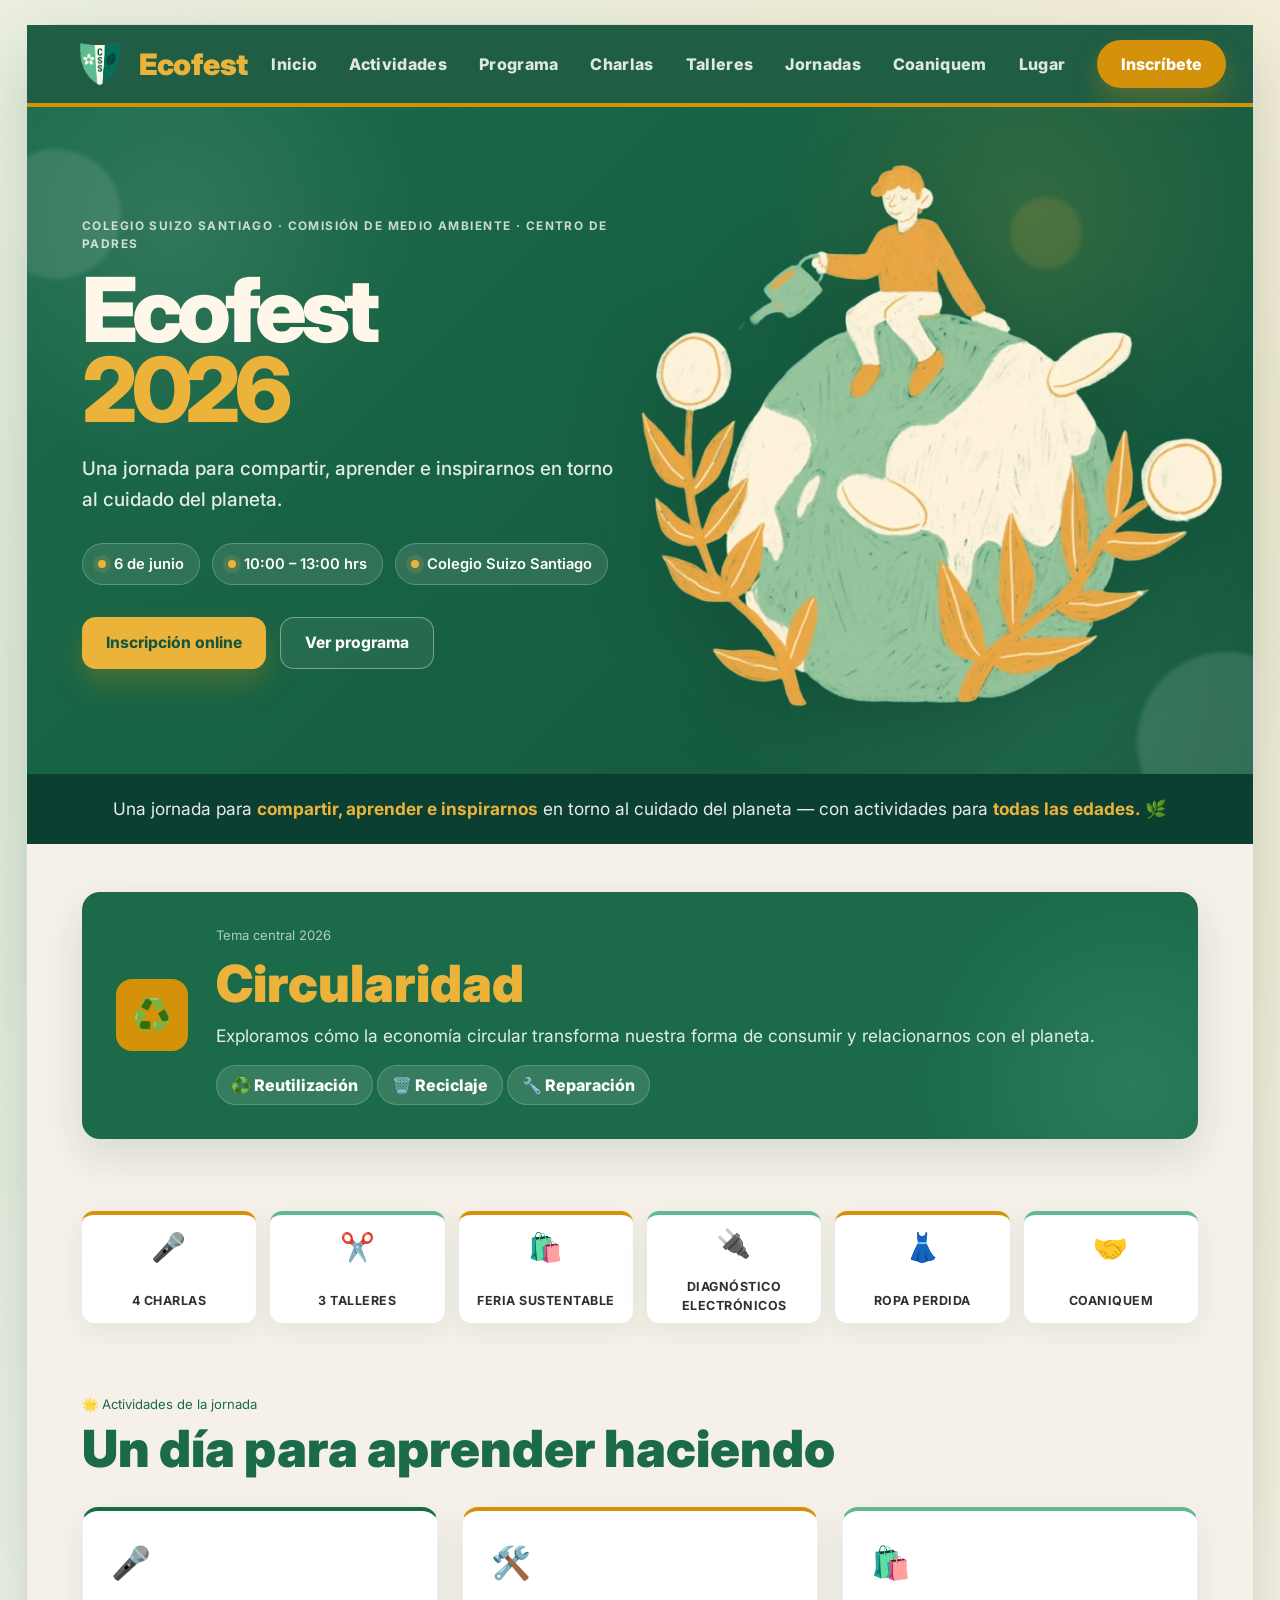
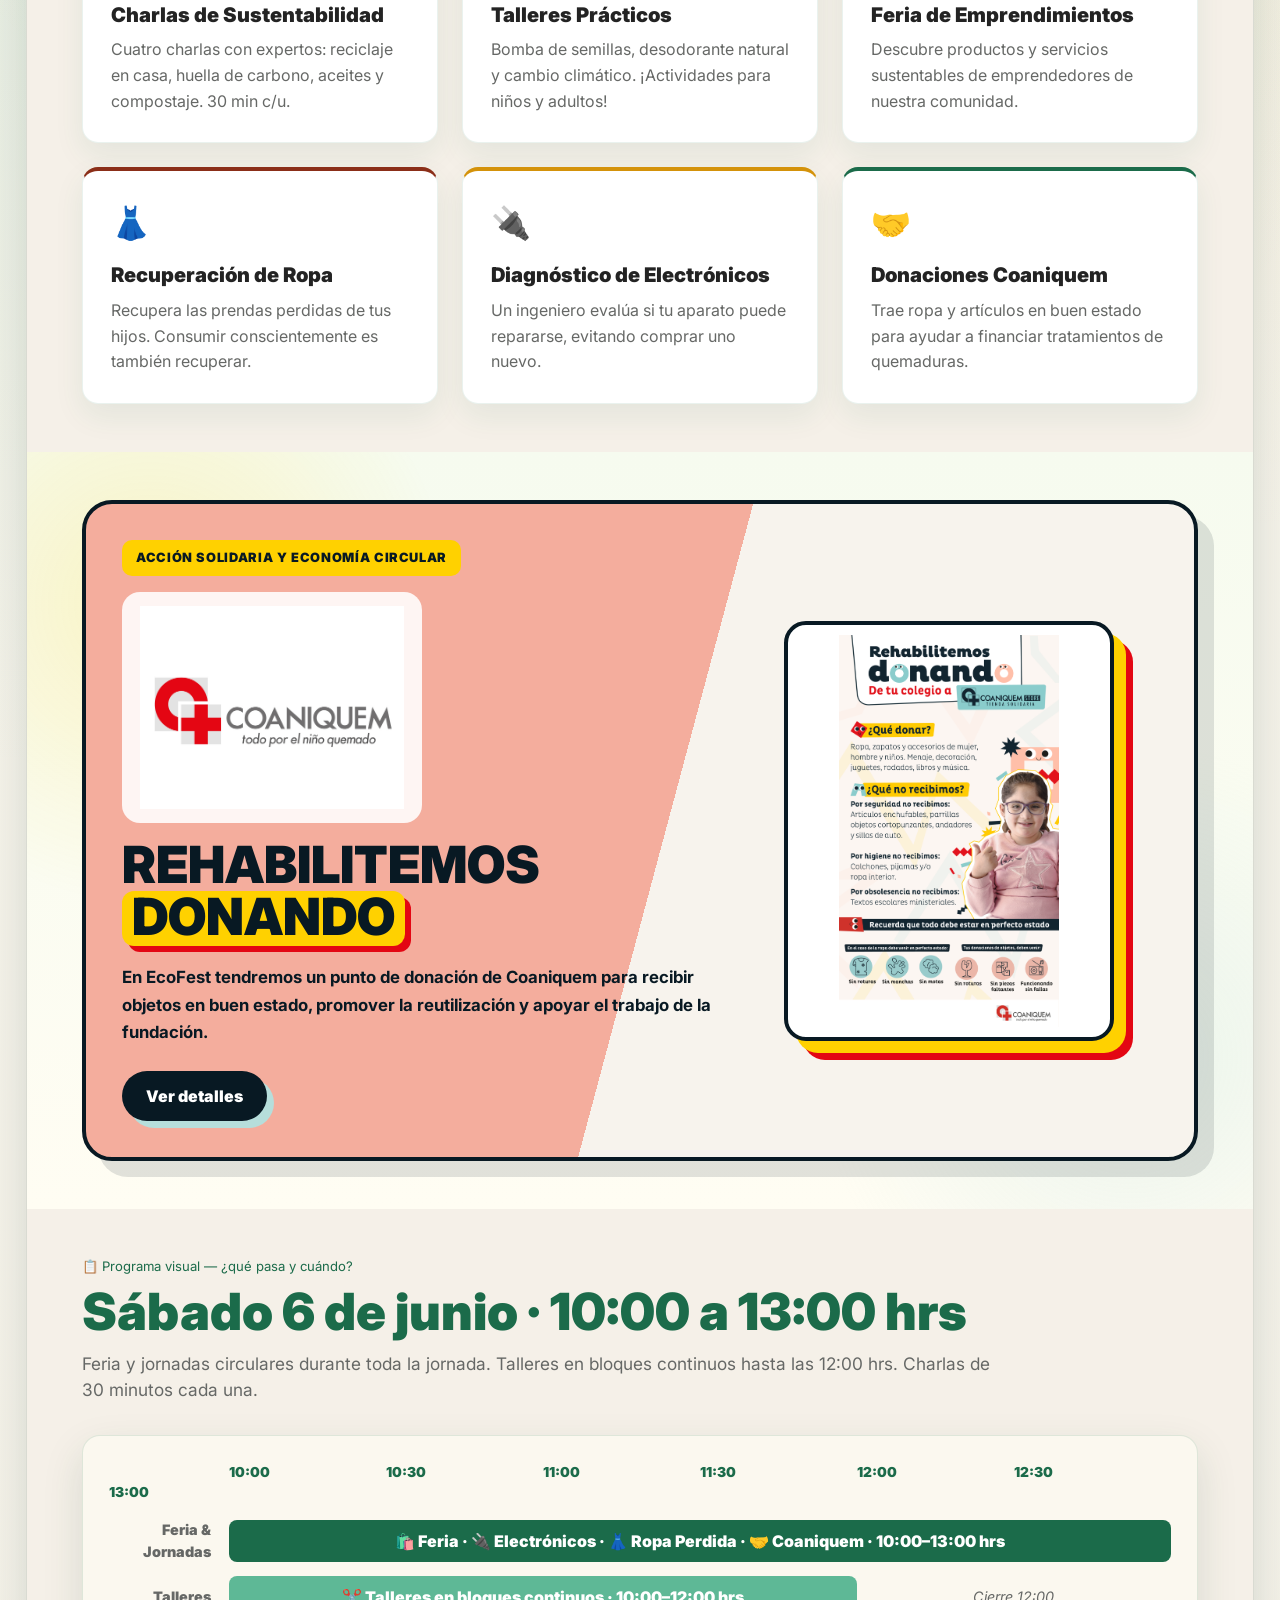
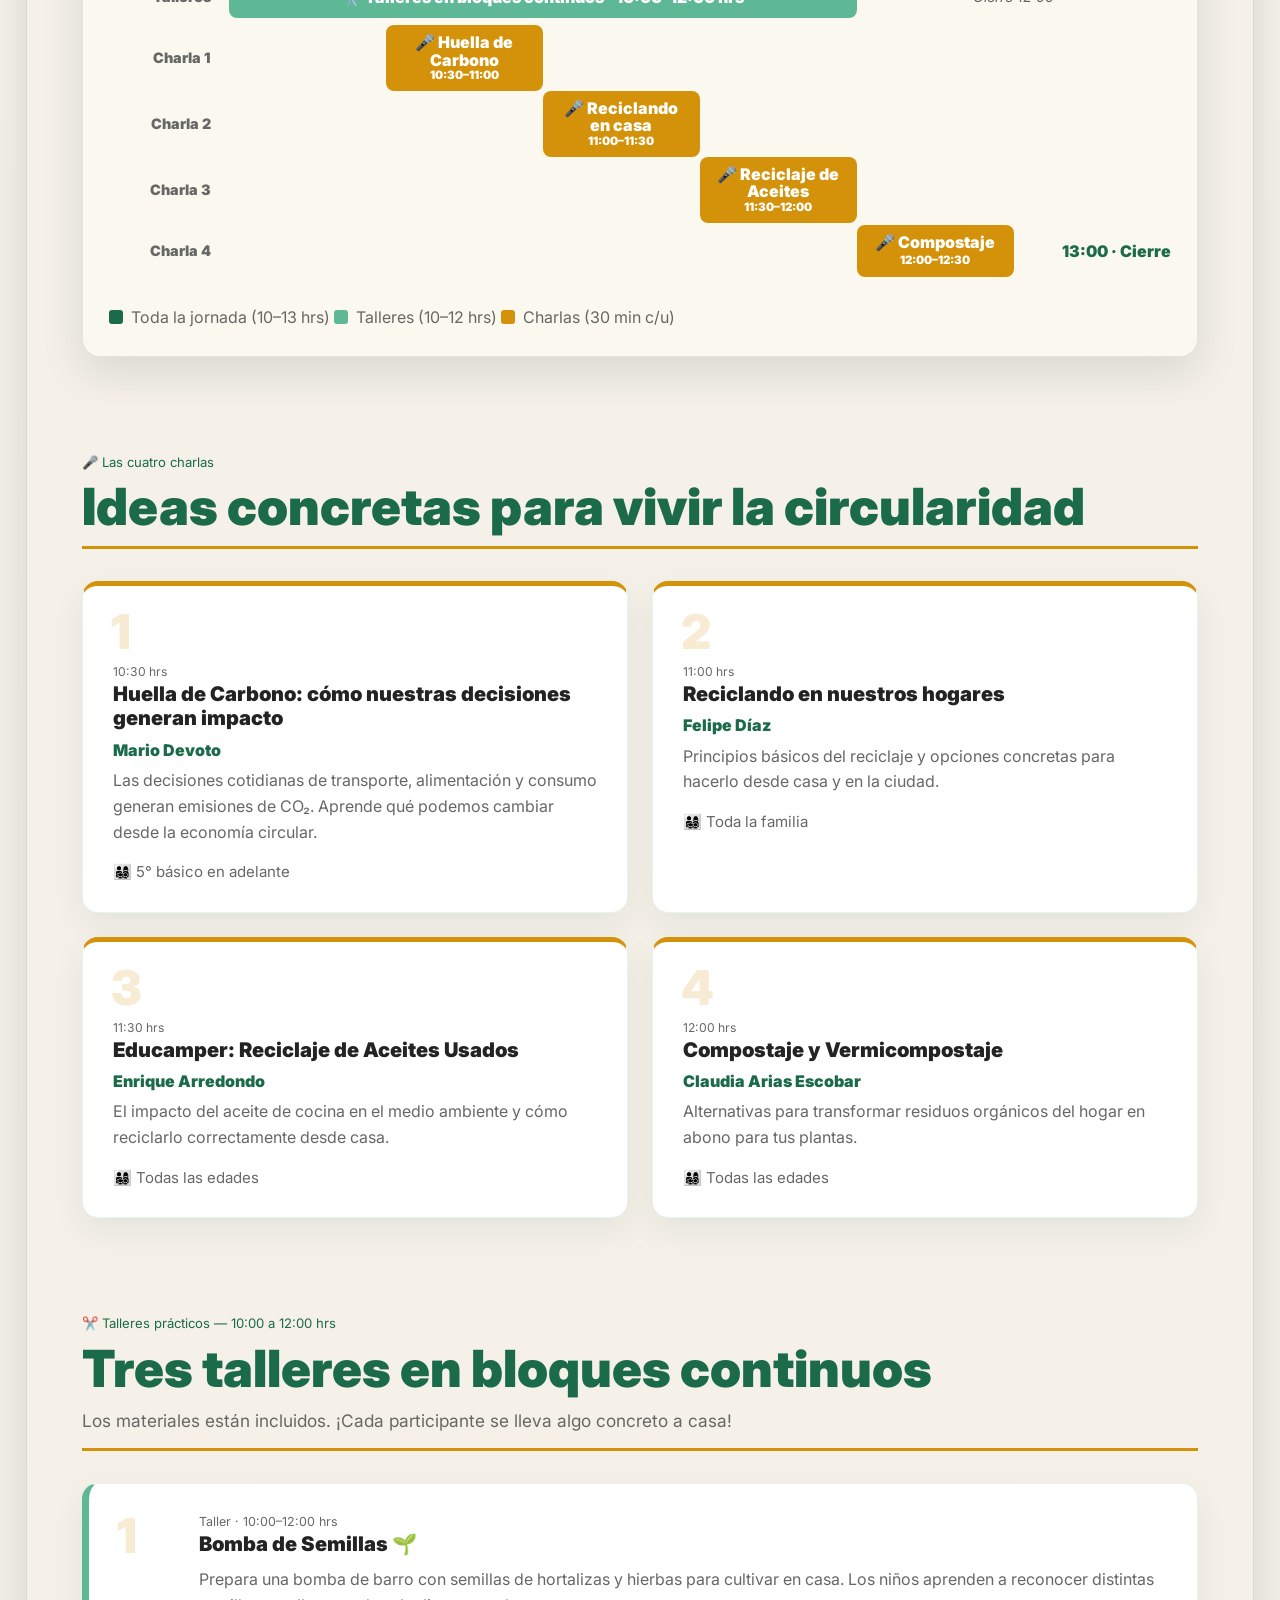
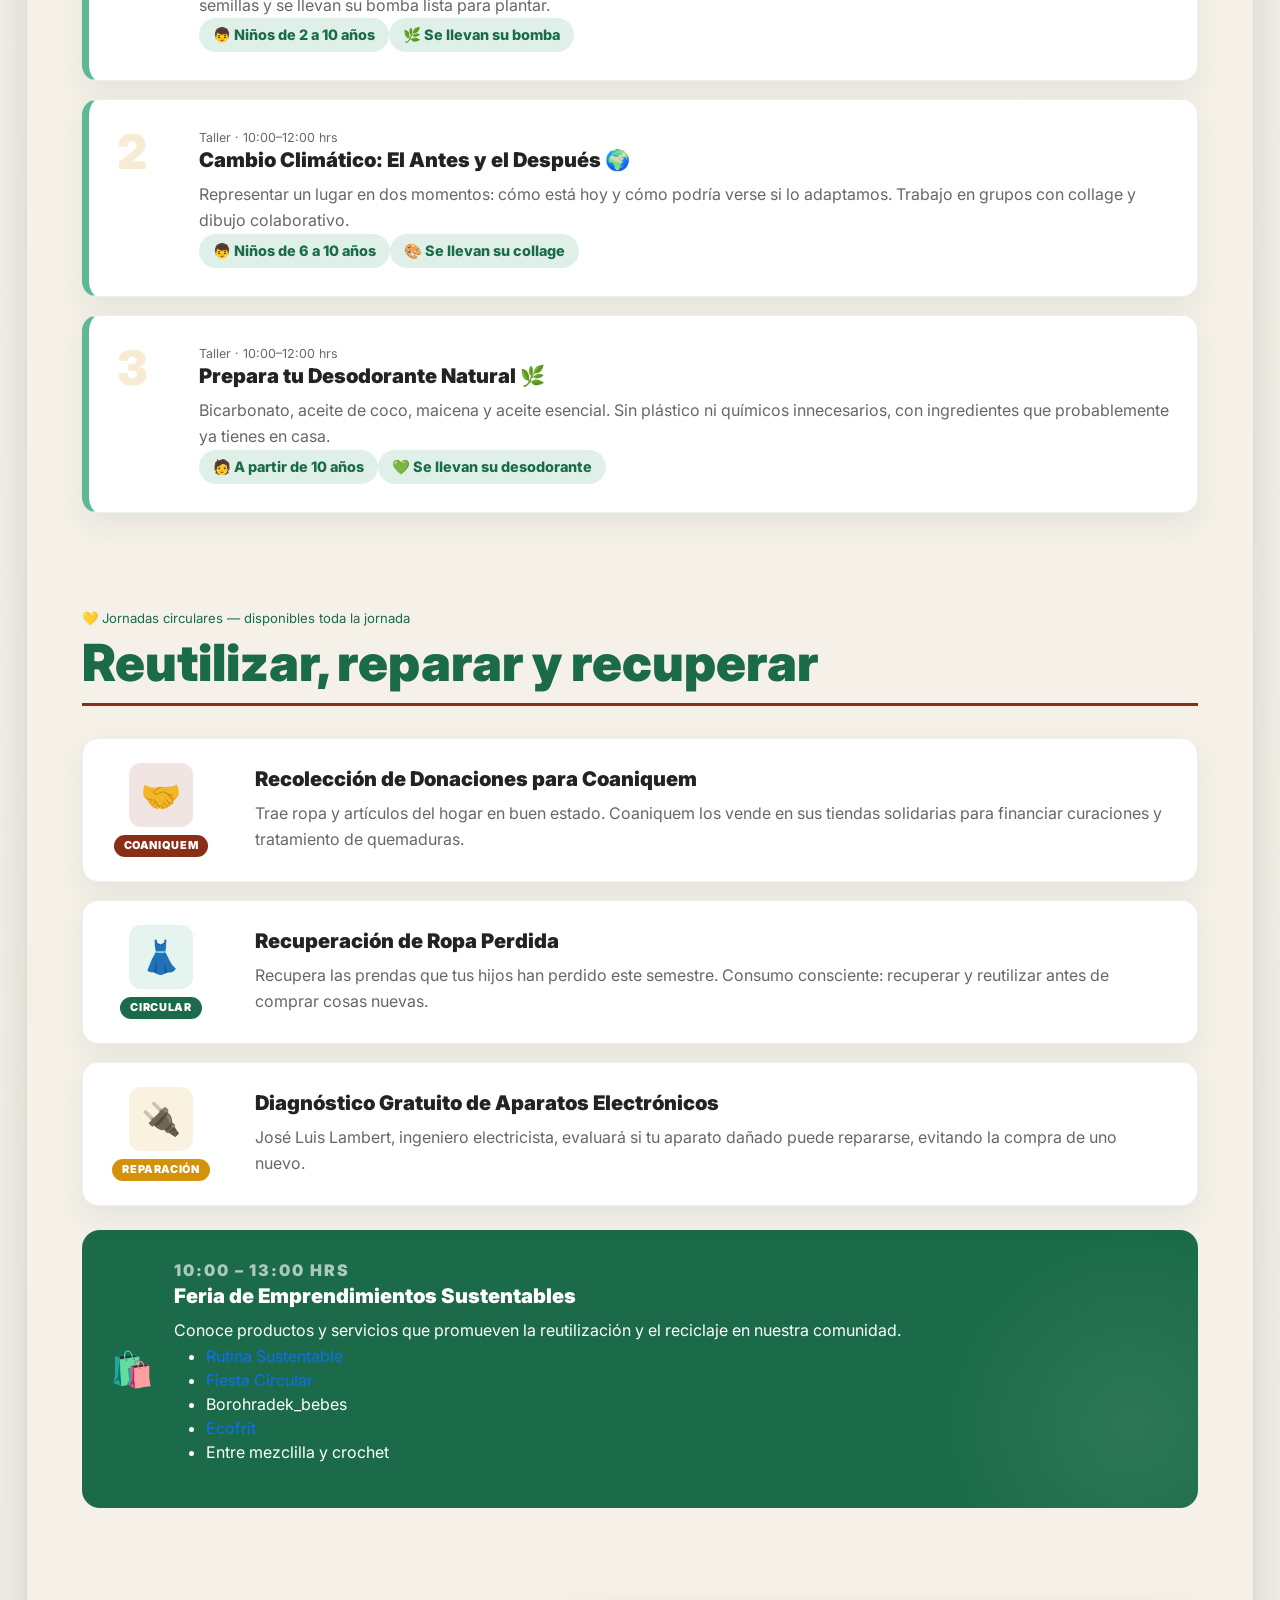
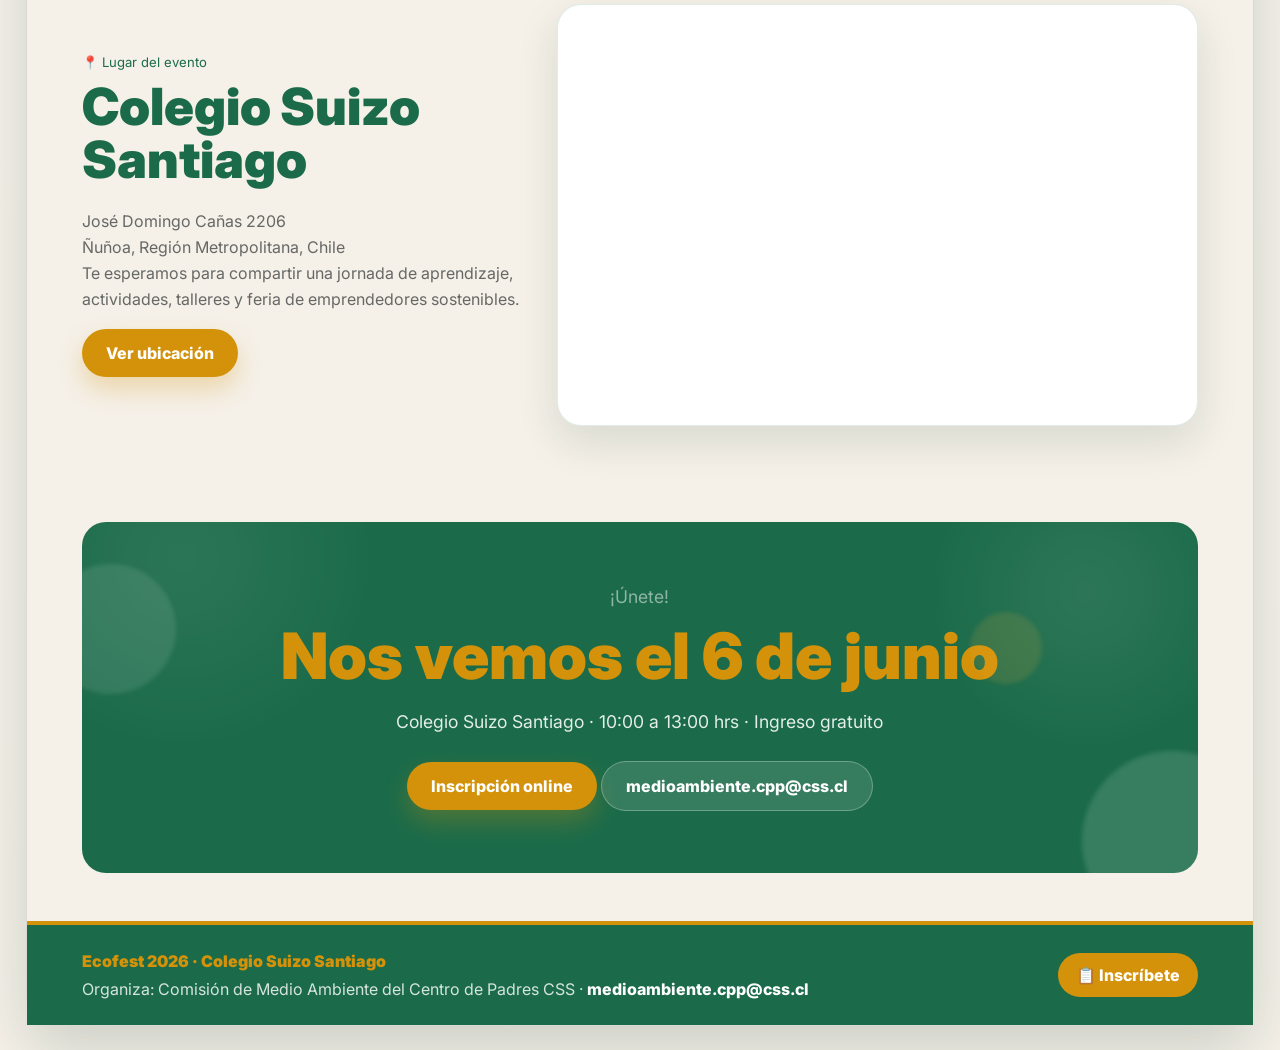
<file: index.html>
<!DOCTYPE html>
<html lang="es">
<head>
  <meta charset="UTF-8" />
  <meta name="viewport" content="width=device-width, initial-scale=1.0" />
  <title>Ecofest 2026 | Colegio Suizo Santiago</title>
  <meta name="description" content="Ecofest 2026 del Colegio Suizo Santiago. Jornada de sustentabilidad escolar con circularidad, charlas, talleres, jornadas circulares, feria sustentable y Coaniquem.">
  <meta name="robots" content="index, follow">

  <!-- Tipografía -->
  <link rel="preconnect" href="https://fonts.googleapis.com">
  <link rel="preconnect" href="https://fonts.gstatic.com" crossorigin>
  <link
    href="https://fonts.googleapis.com/css2?family=Inter:wght@400;500;600;700;800;900&display=swap"
    rel="stylesheet"
  >

  <!-- Bootstrap 5.3.8 -->
  <link
    href="https://cdn.jsdelivr.net/npm/bootstrap@5.3.8/dist/css/bootstrap.min.css"
    rel="stylesheet"
  >

  <!-- Estilos propios Ecofest -->
  <link rel="stylesheet" href="styles.css">
</head>

<body>
  <main class="page">

    <!-- HEADER / NAVBAR BOOTSTRAP -->
    <nav class="navbar navbar-expand-lg eco-navbar sticky-top">
      <div class="container-fluid px-4 px-lg-5">

        <a class="navbar-brand eco-brand" href="#inicio" aria-label="Ir al inicio de Ecofest 2026">
          <img class="logo-navbar" src="assets/Logo-CMA_sf.png" alt="Logo Ecofest">
          <span>Ecofest</span>
        </a>

        <button
          class="navbar-toggler eco-toggler"
          type="button"
          data-bs-toggle="collapse"
          data-bs-target="#navbarEcofest"
          aria-controls="navbarEcofest"
          aria-expanded="false"
          aria-label="Abrir menú"
        >
          <span class="navbar-toggler-icon"></span>
        </button>

        <div class="collapse navbar-collapse" id="navbarEcofest">
          <ul class="navbar-nav ms-auto align-items-lg-center gap-lg-3 pt-3 pt-lg-0">
            <li class="nav-item"><a class="nav-link eco-nav-link" href="#inicio">Inicio</a></li>
            <li class="nav-item"><a class="nav-link eco-nav-link" href="#actividades">Actividades</a></li>
            <li class="nav-item"><a class="nav-link eco-nav-link" href="#programa">Programa</a></li>
            <li class="nav-item"><a class="nav-link eco-nav-link" href="#charlas">Charlas</a></li>
            <li class="nav-item"><a class="nav-link eco-nav-link" href="#talleres">Talleres</a></li>
            <li class="nav-item"><a class="nav-link eco-nav-link" href="#jornadas">Jornadas</a></li>
            <li class="nav-item"><a class="nav-link eco-nav-link" href="#coaniquem">Coaniquem</a></li>
            <li class="nav-item"><a class="nav-link eco-nav-link" href="#lugar">Lugar</a></li>
            <li class="nav-item ms-lg-2">
              <a class="btn eco-btn-small" href="https://forms.gle/5asxhN7AXFr4Eody7" target="_blank" rel="noopener noreferrer">Inscríbete</a>
            </li>
          </ul>
        </div>

      </div>
    </nav>

    <!-- HERO -->
    <!-- HERO -->
    <section class="home-hero" id="inicio">
      <span class="hero-soft-bubble bubble-1" aria-hidden="true"></span>
      <span class="hero-soft-bubble bubble-2" aria-hidden="true"></span>
      <span class="hero-soft-bubble bubble-3" aria-hidden="true"></span>

      <div class="container home-hero__container">
        <div class="row align-items-center g-4 g-lg-5 flex-column-reverse flex-lg-row home-hero__row">

          <div class="col-lg-6 home-hero__content">
            <p class="home-hero__eyebrow">
              COLEGIO SUIZO SANTIAGO · COMISIÓN DE MEDIO AMBIENTE · CENTRO DE PADRES
            </p>

            <h1 class="home-hero__title">
              Ecofest <span>2026</span>
            </h1>

            <p class="home-hero__lead">
              Una jornada para compartir, aprender e inspirarnos en torno al cuidado del planeta.
            </p>

            <div class="home-hero__pills">
              <span class="eco-pill">6 de junio</span>
              <span class="eco-pill">10:00 – 13:00 hrs</span>
              <span class="eco-pill">Colegio Suizo Santiago</span>
            </div>

            <div class="home-hero__actions">
              <a href="https://forms.gle/5asxhN7AXFr4Eody7" target="_blank" rel="noopener noreferrer" class="btn-eco-primary">
                Inscripción online
              </a>

              <a href="#programa" class="btn-eco-outline">
                Ver programa
              </a>
            </div>
          </div>

          <div class="col-lg-6 home-hero__media">
              <img
                src="assets/hero-banner-2026.png"
                alt="Ilustración Ecofest de una persona cuidando el planeta"
                class="home-hero__image img-fluid"
              >
           </div>
        </div>
      </div>
    </section>

    <section class="intro-strip">
      <div class="container">
        <p class="mb-0">
          Una jornada para <strong>compartir, aprender e inspirarnos</strong> en torno al cuidado del planeta — con actividades para <strong>todas las edades.</strong> 🌿
        </p>
      </div>
    </section>

    <!-- TEMA CENTRAL -->
    <section class="theme-section py-5" id="proposito">
      <div class="container">
        <div class="theme-card">
          <div class="theme-icon">♻️</div>
          <div>
            <p class="section-kicker mb-2">Tema central 2026</p>
            <h2 class="theme-title">Circularidad</h2>
            <p class="theme-text">
              Exploramos cómo la economía circular transforma nuestra forma de consumir y relacionarnos con el planeta.
            </p>
            <div class="theme-tags">
              <span>♻️ Reutilización</span>
              <span>🗑️ Reciclaje</span>
              <span>🔧 Reparación</span>
            </div>
          </div>
        </div>
      </div>
    </section>

    <!-- RESUMEN DE ACTIVIDADES -->
    <section class="summary-section py-4" aria-label="Resumen de actividades">
      <div class="container">
        <div class="summary-grid">
          <a href="#charlas" class="summary-tile"><span>🎤</span><strong>4 charlas</strong></a>
          <a href="#talleres" class="summary-tile"><span>✂️</span><strong>3 talleres</strong></a>
          <a href="#jornadas" class="summary-tile"><span>🛍️</span><strong>Feria sustentable</strong></a>
          <a href="#jornadas" class="summary-tile"><span>🔌</span><strong>Diagnóstico electrónicos</strong></a>
          <a href="#jornadas" class="summary-tile"><span>👗</span><strong>Ropa perdida</strong></a>
          <a href="#coaniquem" class="summary-tile"><span>🤝</span><strong>Coaniquem</strong></a>
        </div>
      </div>
    </section>

    <!-- ACTIVIDADES DE LA JORNADA -->
    <section class="activities-section py-5" id="actividades">
      <div class="container">
        <div class="section-header">
          <p class="section-kicker">🌟 Actividades de la jornada</p>
          <h2 class="section-title">Un día para aprender haciendo</h2>
        </div>

        <div class="row row-cols-1 row-cols-md-2 row-cols-xl-3 g-4">
          <div class="col">
            <article class="activity-card top-green h-100">
              <div class="activity-icon">🎤</div>
              <h3>Charlas de Sustentabilidad</h3>
              <p>Cuatro charlas con expertos: reciclaje en casa, huella de carbono, aceites y compostaje. 30 min c/u.</p>
            </article>
          </div>

          <div class="col">
            <article class="activity-card top-amber h-100">
              <div class="activity-icon">🛠️</div>
              <h3>Talleres Prácticos</h3>
              <p>Bomba de semillas, desodorante natural y cambio climático. ¡Actividades para niños y adultos!</p>
            </article>
          </div>

          <div class="col">
            <article class="activity-card top-mint h-100">
              <div class="activity-icon">🛍️</div>
              <h3>Feria de Emprendimientos</h3>
              <p>Descubre productos y servicios sustentables de emprendedores de nuestra comunidad.</p>
            </article>
          </div>

          <div class="col">
            <article class="activity-card top-red h-100">
              <div class="activity-icon">👗</div>
              <h3>Recuperación de Ropa</h3>
              <p>Recupera las prendas perdidas de tus hijos. Consumir conscientemente es también recuperar.</p>
            </article>
          </div>

          <div class="col">
            <article class="activity-card top-amber h-100">
              <div class="activity-icon">🔌</div>
              <h3>Diagnóstico de Electrónicos</h3>
              <p>Un ingeniero evalúa si tu aparato puede repararse, evitando comprar uno nuevo.</p>
            </article>
          </div>

          <div class="col">
            <article class="activity-card top-green h-100">
              <div class="activity-icon">🤝</div>
              <h3>Donaciones Coaniquem</h3>
              <p>Trae ropa y artículos en buen estado para ayudar a financiar tratamientos de quemaduras.</p>
            </article>
          </div>
        </div>
      </div>
    </section>

<!-- COANIQUEM DESTACADO -->
<section class="coaniquem-mini-section py-5" id="coaniquem">
  <div class="container">
    <div class="coaniquem-mini-card">

      <div class="row align-items-center g-4">

        <div class="col-lg-7">
          <p class="coaniquem-mini-kicker mb-3">
            Acción solidaria y economía circular
          </p>

          <img
            src="assets/coaniquem-logo-horizontal-light.png"
            class="coaniquem-mini-logo mb-3"
            alt="Logo Coaniquem"
          >

          <h2 class="coaniquem-mini-title">
            Rehabilitemos <span>donando</span>
          </h2>

          <p class="coaniquem-mini-text">
            En EcoFest tendremos un punto de donación de Coaniquem para recibir objetos en buen estado, promover la reutilización y apoyar el trabajo de la fundación.
          </p>

          <a href="coaniquem.html" class="coaniquem-mini-btn">
            Ver detalles
          </a>
        </div>

        <div class="col-lg-5 text-center">
          <img
            src="assets/coaniquem-que-donar.png"
            class="coaniquem-mini-img"
            alt="Qué donar a Coaniquem"
          >
        </div>

      </div>

    </div>
  </div>
</section>

    <!-- PROGRAMA VISUAL -->
    <section class="program-section py-5" id="programa">
      <div class="container">
        <div class="section-header">
          <p class="section-kicker">📋 Programa visual — ¿qué pasa y cuándo?</p>
          <h2 class="section-title">Sábado 6 de junio · 10:00 a 13:00 hrs</h2>
          <p class="section-lead">
            Feria y jornadas circulares durante toda la jornada. Talleres en bloques continuos hasta las 12:00 hrs. Charlas de 30 minutos cada una.
          </p>
        </div>

        <div class="schedule-card" aria-label="Programa visual Ecofest 2026">
          <div class="schedule-times">
            <span>10:00</span>
            <span>10:30</span>
            <span>11:00</span>
            <span>11:30</span>
            <span>12:00</span>
            <span>12:30</span>
            <span>13:00</span>
          </div>

          <div class="schedule-row">
            <div class="schedule-label">Feria & Jornadas</div>
            <div class="bar bar-full">🛍️ Feria · 🔌 Electrónicos · 👗 Ropa Perdida · 🤝 Coaniquem · 10:00–13:00 hrs</div>
          </div>

          <div class="schedule-row">
            <div class="schedule-label">Talleres</div>
            <div class="bar bar-workshops">✂️ Talleres en bloques continuos · 10:00–12:00 hrs</div>
            <div class="bar-note">Cierre 12:00</div>
          </div>

          <div class="schedule-row talk-row">
            <div class="schedule-label">Charla 1</div>
            <div class="talk talk-1">🎤 Huella de Carbono<br><small>10:30–11:00</small></div>
          </div>

          <div class="schedule-row talk-row">
            <div class="schedule-label">Charla 2</div>
            <div class="talk talk-2">🎤 Reciclando en casa<br><small>11:00–11:30</small></div>
          </div>

          <div class="schedule-row talk-row">
            <div class="schedule-label">Charla 3</div>
            <div class="talk talk-3">🎤 Reciclaje de Aceites<br><small>11:30–12:00</small></div>
          </div>

          <div class="schedule-row talk-row">
            <div class="schedule-label">Charla 4</div>
            <div class="talk talk-4">🎤 Compostaje<br><small>12:00–12:30</small></div>
            <div class="closing-note">13:00 · Cierre</div>
          </div>

          <div class="legend">
            <span><i class="legend-full"></i> Toda la jornada (10–13 hrs)</span>
            <span><i class="legend-workshops"></i> Talleres (10–12 hrs)</span>
            <span><i class="legend-talks"></i> Charlas (30 min c/u)</span>
          </div>
        </div>
      </div>
    </section>

    <!-- CHARLAS -->
    <section class="talks-section py-5" id="charlas">
      <div class="container">
        <div class="section-header section-header-line">
          <p class="section-kicker">🎤 Las cuatro charlas</p>
          <h2 class="section-title">Ideas concretas para vivir la circularidad</h2>
        </div>

        <div class="row row-cols-1 row-cols-lg-2 g-4">
          <div class="col">
            <article class="talk-card h-100">
              <span class="talk-number">1</span>
              <p class="talk-time">10:30 hrs</p>
              <h3>Huella de Carbono: cómo nuestras decisiones generan impacto</h3>
              <h4>Mario Devoto</h4>
              <p>Las decisiones cotidianas de transporte, alimentación y consumo generan emisiones de CO₂. Aprende qué podemos cambiar desde la economía circular.</p>
              <span class="audience">👨‍👩‍👧‍👦 5° básico en adelante</span>
            </article>
          </div>

          <div class="col">
            <article class="talk-card h-100">
              <span class="talk-number">2</span>
              <p class="talk-time">11:00 hrs</p>
              <h3>Reciclando en nuestros hogares</h3>
              <h4>Felipe Díaz</h4>
              <p>Principios básicos del reciclaje y opciones concretas para hacerlo desde casa y en la ciudad.</p>
              <span class="audience">👨‍👩‍👧‍👦 Toda la familia</span>
            </article>
          </div>

          <div class="col">
            <article class="talk-card h-100">
              <span class="talk-number">3</span>
              <p class="talk-time">11:30 hrs</p>
              <h3>Educamper: Reciclaje de Aceites Usados</h3>
              <h4>Enrique Arredondo</h4>
              <p>El impacto del aceite de cocina en el medio ambiente y cómo reciclarlo correctamente desde casa.</p>
              <span class="audience">👨‍👩‍👧‍👦 Todas las edades</span>
            </article>
          </div>

          <div class="col">
            <article class="talk-card h-100">
              <span class="talk-number">4</span>
              <p class="talk-time">12:00 hrs</p>
              <h3>Compostaje y Vermicompostaje</h3>
              <h4>Claudia Arias Escobar</h4>
              <p>Alternativas para transformar residuos orgánicos del hogar en abono para tus plantas.</p>
              <span class="audience">👨‍👩‍👧‍👦 Todas las edades</span>
            </article>
          </div>
        </div>
      </div>
    </section>

    <!-- TALLERES -->
    <section class="workshops-section py-5" id="talleres">
      <div class="container">
        <div class="section-header section-header-line">
          <p class="section-kicker">✂️ Talleres prácticos — 10:00 a 12:00 hrs</p>
          <h2 class="section-title">Tres talleres en bloques continuos</h2>
          <p class="section-lead">Los materiales están incluidos. ¡Cada participante se lleva algo concreto a casa!</p>
        </div>

        <div class="workshop-list">
          <article class="workshop-card">
            <span class="workshop-number">1</span>
            <div>
              <p class="workshop-time">Taller · 10:00–12:00 hrs</p>
              <h3>Bomba de Semillas 🌱</h3>
              <p>Prepara una bomba de barro con semillas de hortalizas y hierbas para cultivar en casa. Los niños aprenden a reconocer distintas semillas y se llevan su bomba lista para plantar.</p>
              <div class="workshop-tags"><span>👦 Niños de 2 a 10 años</span><span>🌿 Se llevan su bomba</span></div>
            </div>
          </article>

          <article class="workshop-card">
            <span class="workshop-number">2</span>
            <div>
              <p class="workshop-time">Taller · 10:00–12:00 hrs</p>
              <h3>Cambio Climático: El Antes y el Después 🌍</h3>
              <p>Representar un lugar en dos momentos: cómo está hoy y cómo podría verse si lo adaptamos. Trabajo en grupos con collage y dibujo colaborativo.</p>
              <div class="workshop-tags"><span>👦 Niños de 6 a 10 años</span><span>🎨 Se llevan su collage</span></div>
            </div>
          </article>

          <article class="workshop-card">
            <span class="workshop-number">3</span>
            <div>
              <p class="workshop-time">Taller · 10:00–12:00 hrs</p>
              <h3>Prepara tu Desodorante Natural 🌿</h3>
              <p>Bicarbonato, aceite de coco, maicena y aceite esencial. Sin plástico ni químicos innecesarios, con ingredientes que probablemente ya tienes en casa.</p>
              <div class="workshop-tags"><span>🧑 A partir de 10 años</span><span>💚 Se llevan su desodorante</span></div>
            </div>
          </article>
        </div>
      </div>
    </section>

    <!-- JORNADAS CIRCULARES -->
    <section class="circular-section py-5" id="jornadas">
      <div class="container">
        <div class="section-header section-header-line section-header-red">
          <p class="section-kicker">💛 Jornadas circulares — disponibles toda la jornada</p>
          <h2 class="section-title">Reutilizar, reparar y recuperar</h2>
        </div>

        <div class="circular-list">
          <article class="circular-card">
            <div class="circular-icon">🤝<span>Coaniquem</span></div>
            <div>
              <h3>Recolección de Donaciones para Coaniquem</h3>
              <p>Trae ropa y artículos del hogar en buen estado. Coaniquem los vende en sus tiendas solidarias para financiar curaciones y tratamiento de quemaduras.</p>
            </div>
          </article>

          <article class="circular-card">
            <div class="circular-icon mint">👗<span>Circular</span></div>
            <div>
              <h3>Recuperación de Ropa Perdida</h3>
              <p>Recupera las prendas que tus hijos han perdido este semestre. Consumo consciente: recuperar y reutilizar antes de comprar cosas nuevas.</p>
            </div>
          </article>

          <article class="circular-card">
            <div class="circular-icon amber">🔌<span>Reparación</span></div>
            <div>
              <h3>Diagnóstico Gratuito de Aparatos Electrónicos</h3>
              <p>José Luis Lambert, ingeniero electricista, evaluará si tu aparato dañado puede repararse, evitando la compra de uno nuevo.</p>
            </div>
          </article>
        </div>

  <div class="fair-band mt-4">
  <span class="fair-icon">🛍️</span>
  <div>
    <p>10:00 – 13:00 hrs</p>
    <h3>Feria de Emprendimientos Sustentables</h3>
    <p>
      Conoce productos y servicios que promueven la reutilización y el reciclaje en nuestra comunidad.
    </p>

    <ul class="fair-entrepreneurs">
      <li>
        <a href="https://www.rutinasustentable.cl/" target="_blank" rel="noopener noreferrer">
          Rutina Sustentable
        </a>
      </li>
      <li>
        <a href="https://www.fiestacircular.cl/" target="_blank" rel="noopener noreferrer">
          Fiesta Circular
        </a>
      </li>
      <li>Borohradek_bebes</li>
      <li>
        <a href="https://ecofrit.cl/" target="_blank" rel="noopener noreferrer">
          Ecofrit
        </a>
      </li>
      <li>Entre mezclilla y crochet</li>
    </ul>
  </div>
      </div>


    </section>

    <!-- LUGAR / MAPA -->
    <section class="location-section py-5" id="lugar">
      <div class="container">
        <div class="row align-items-center g-4">
          <div class="col-lg-5">
            <p class="section-kicker">📍 Lugar del evento</p>
            <h2 class="section-title text-lg-start mb-4">Colegio Suizo Santiago</h2>

            <p class="location-text">
              José Domingo Cañas 2206<br>
              Ñuñoa, Región Metropolitana, Chile
            </p>

            <p class="location-text">
              Te esperamos para compartir una jornada de aprendizaje, actividades, talleres y feria de emprendedores sostenibles.
            </p>

            <a
              href="https://www.google.com/maps/search/?api=1&query=Jos%C3%A9%20Domingo%20Ca%C3%B1as%202206%2C%20%C3%91u%C3%B1oa%2C%20Regi%C3%B3n%20Metropolitana%2C%20Chile"
              target="_blank"
              rel="noopener noreferrer"
              class="btn eco-btn-primary mt-3"
            >
              Ver ubicación
            </a>
          </div>

          <div class="col-lg-7">
            <div class="map-wrapper">
              <iframe
                class="google-map"
                title="Mapa de ubicación del Colegio Suizo de Santiago"
                src="https://www.google.com/maps?q=Jos%C3%A9%20Domingo%20Ca%C3%B1as%202206%2C%20%C3%91u%C3%B1oa%2C%20Regi%C3%B3n%20Metropolitana%2C%20Chile&output=embed"
                loading="lazy"
                allowfullscreen>
              </iframe>
            </div>
          </div>
        </div>
      </div>
    </section>

    <!-- CONTACTO / INSCRIPCIÓN -->
    <section class="cta-section py-5" id="contacto">

      
      <div class="container">
        <div class="cta-card text-center">

           <span class="hero-soft-bubble bubble-1" aria-hidden="true"></span>
           <span class="hero-soft-bubble bubble-2" aria-hidden="true"></span>
           <span class="hero-soft-bubble bubble-3" aria-hidden="true"></span>
           <span class="hero-soft-bubble bubble-4" aria-hidden="true"></span>

          <p class="section-kicker">¡Únete!</p>
          <h2>Nos vemos el 6 de junio</h2>
          <p>Colegio Suizo Santiago · 10:00 a 13:00 hrs · Ingreso gratuito</p>
          <div class="cta-actions">
            <a href="https://forms.gle/5asxhN7AXFr4Eody7" target="_blank" rel="noopener noreferrer" class="btn eco-btn-primary">Inscripción online</a>
            <a href="mailto:medioambiente.cpp@css.cl" class="btn eco-btn-secondary">medioambiente.cpp@css.cl</a>
          </div>
        </div>
      </div>
    </section>

    <!-- FOOTER -->
    <footer class="footer-ecofest py-4">
      <div class="container d-flex flex-column flex-lg-row justify-content-between align-items-center gap-3 text-center text-lg-start">
        <div>
          <p class="footer-title mb-1">Ecofest 2026 · Colegio Suizo Santiago</p>
          <p class="mb-0">Organiza: Comisión de Medio Ambiente del Centro de Padres CSS · <a href="mailto:medioambiente.cpp@css.cl">medioambiente.cpp@css.cl</a></p>
        </div>
        <div class="footer-actions">
          <a href="https://forms.gle/5asxhN7AXFr4Eody7" target="_blank" rel="noopener noreferrer">📋 Inscríbete</a>
     
        </div>
      </div>
    </footer>

  </main>

  <!-- Bootstrap JS Bundle 5.3.8 -->
  <script src="https://cdn.jsdelivr.net/npm/bootstrap@5.3.8/dist/js/bootstrap.bundle.min.js"></script>
</body>
</html>
</file>
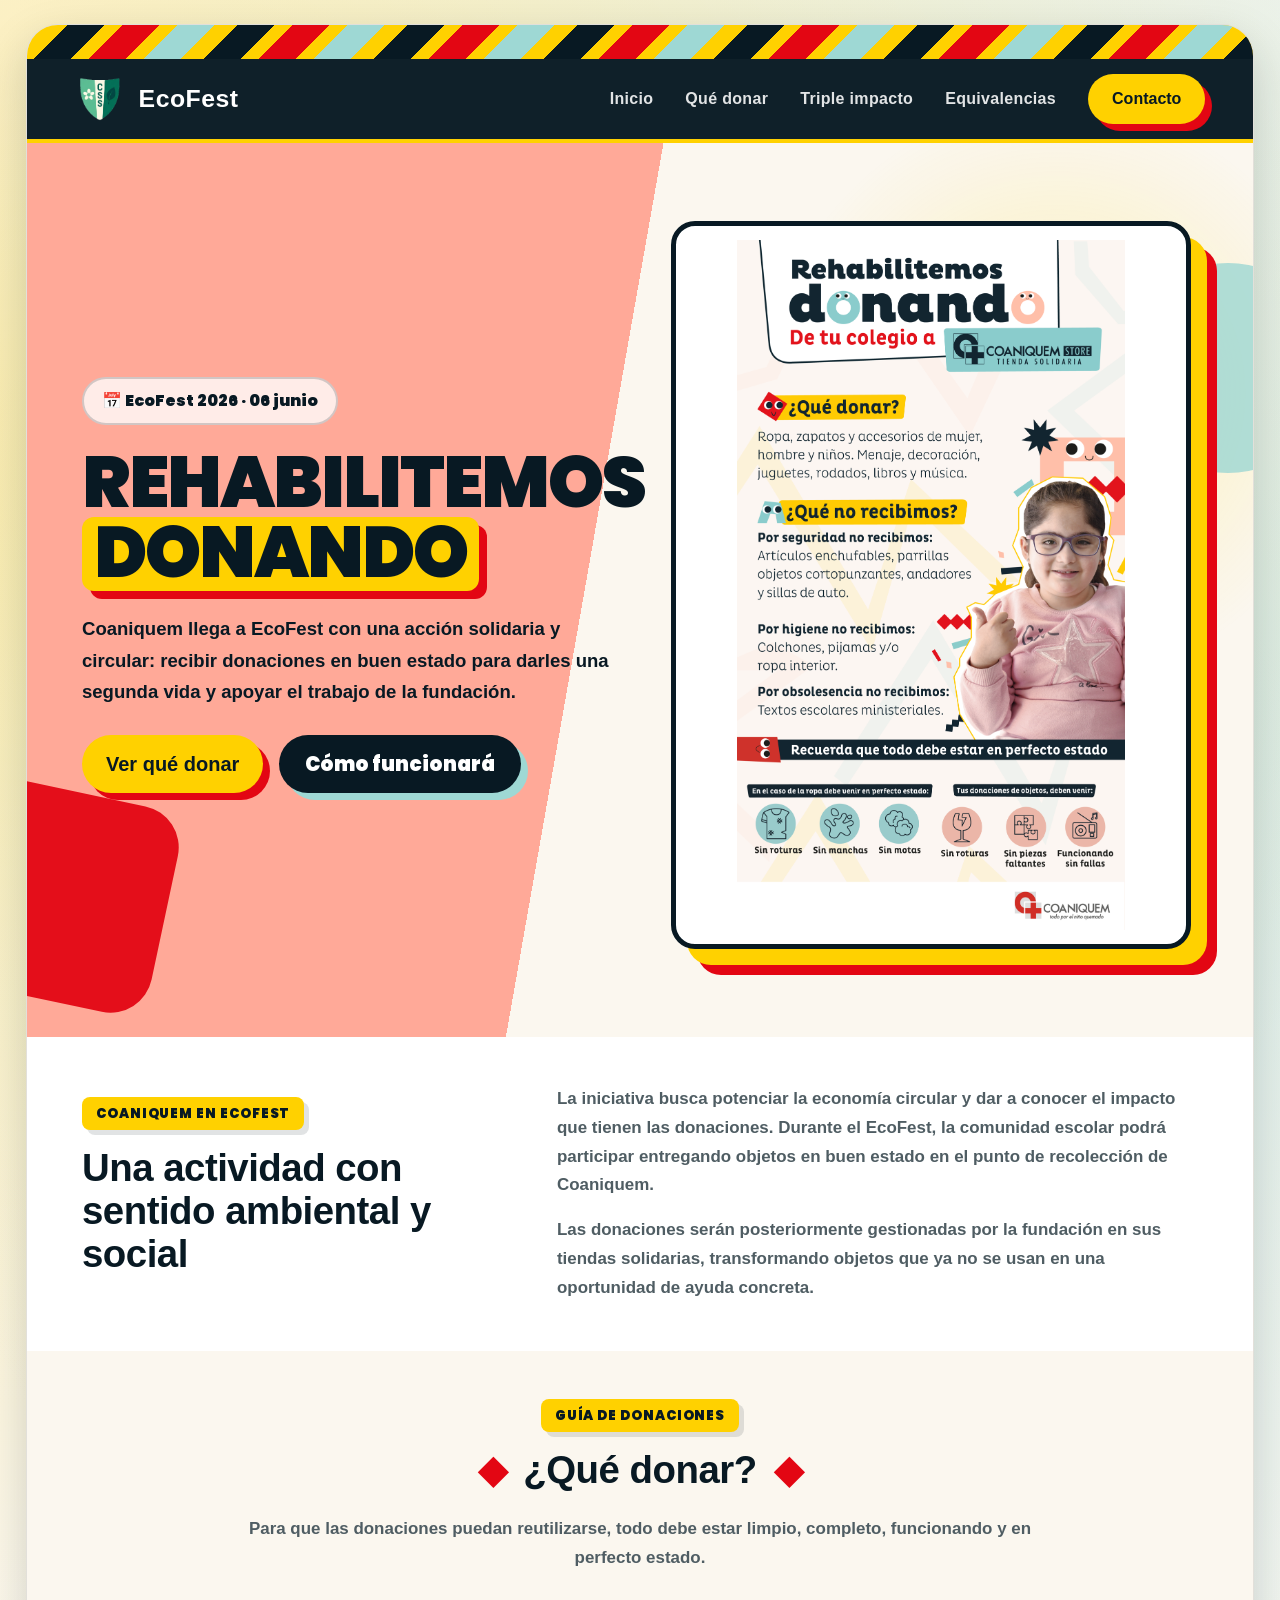
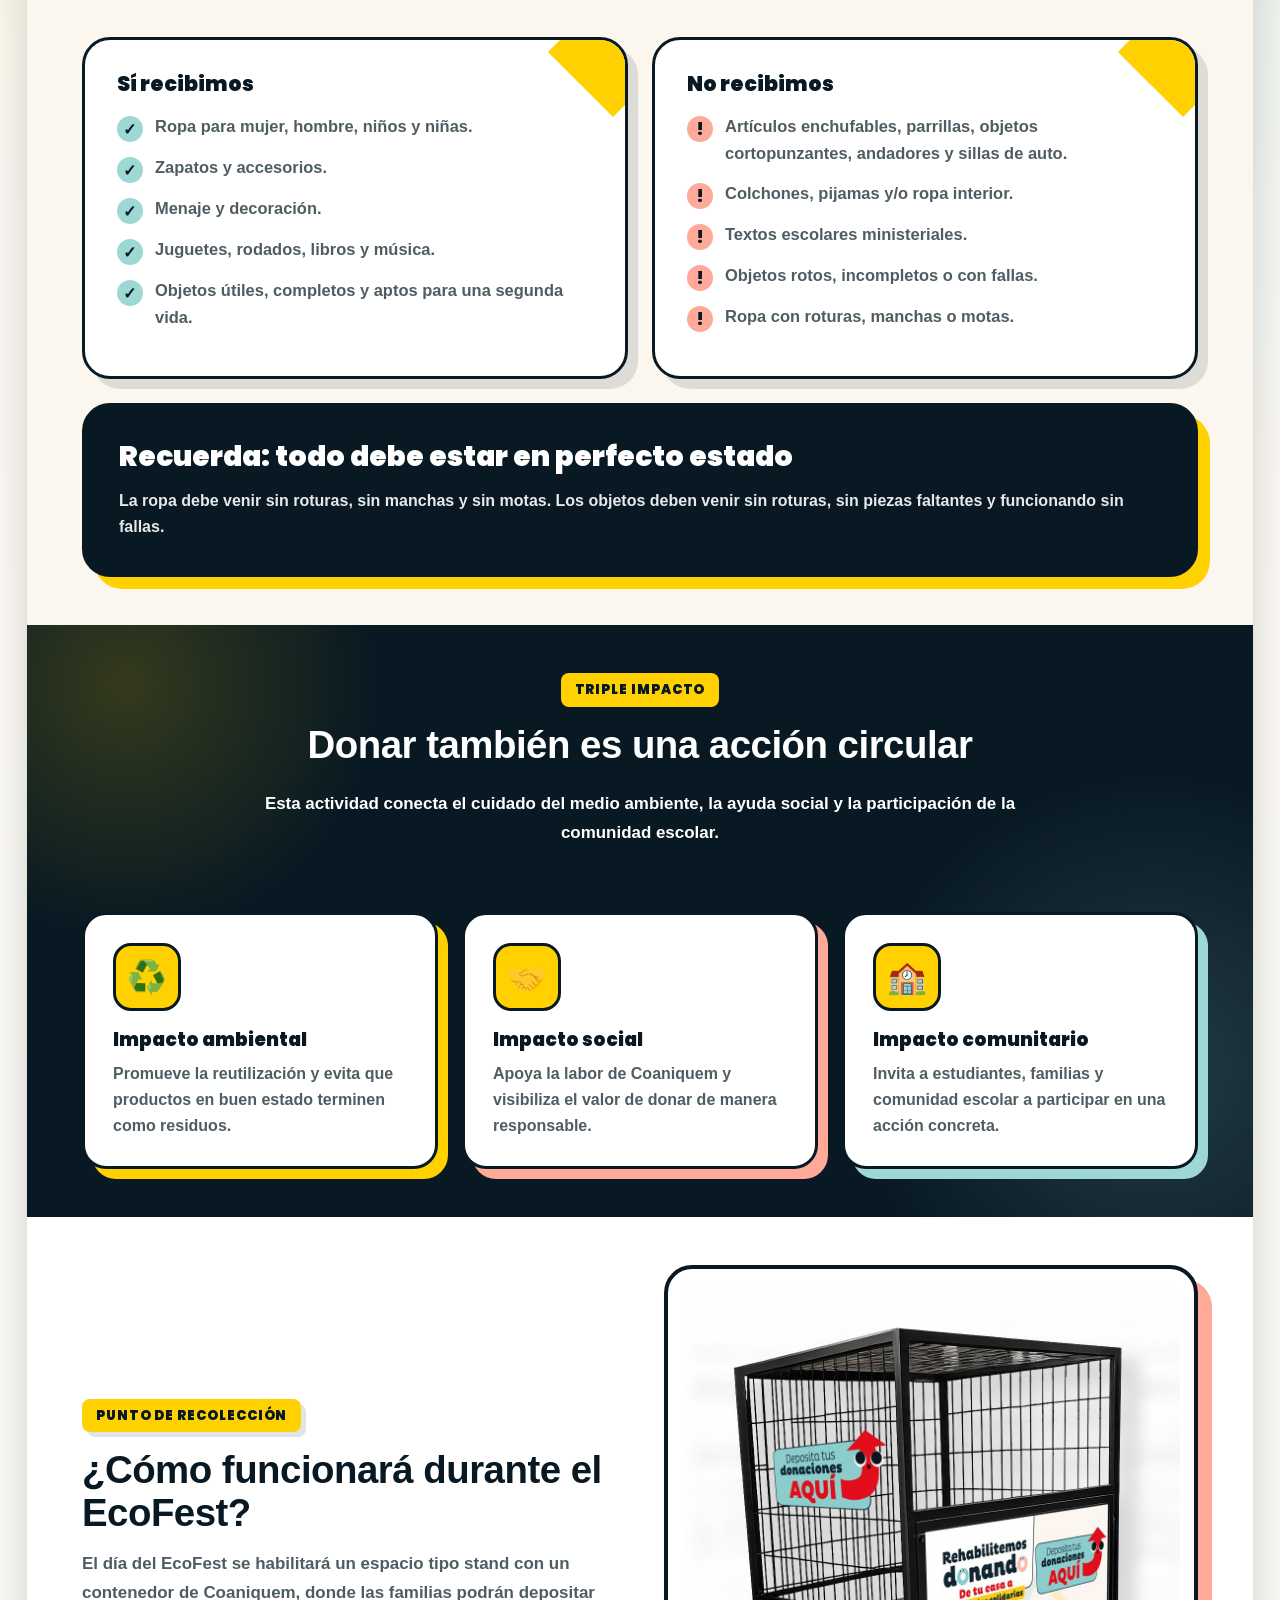
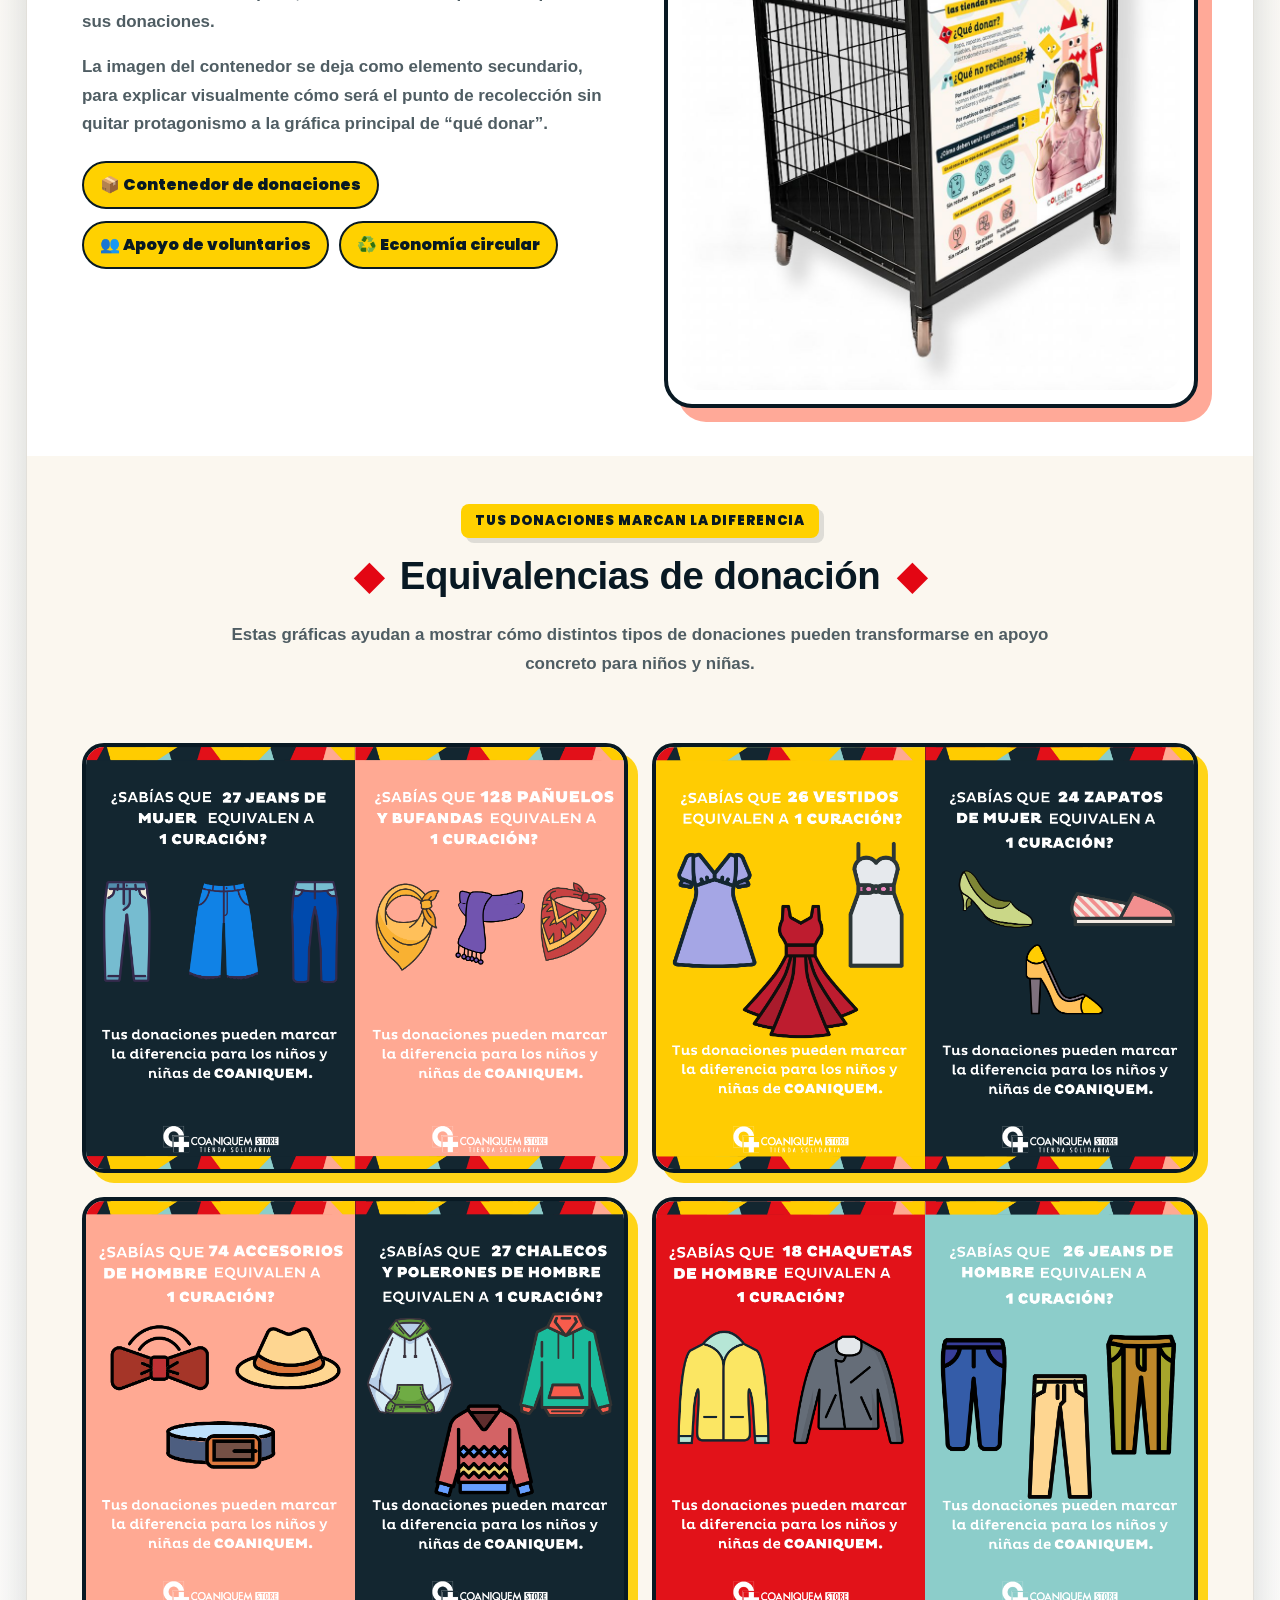
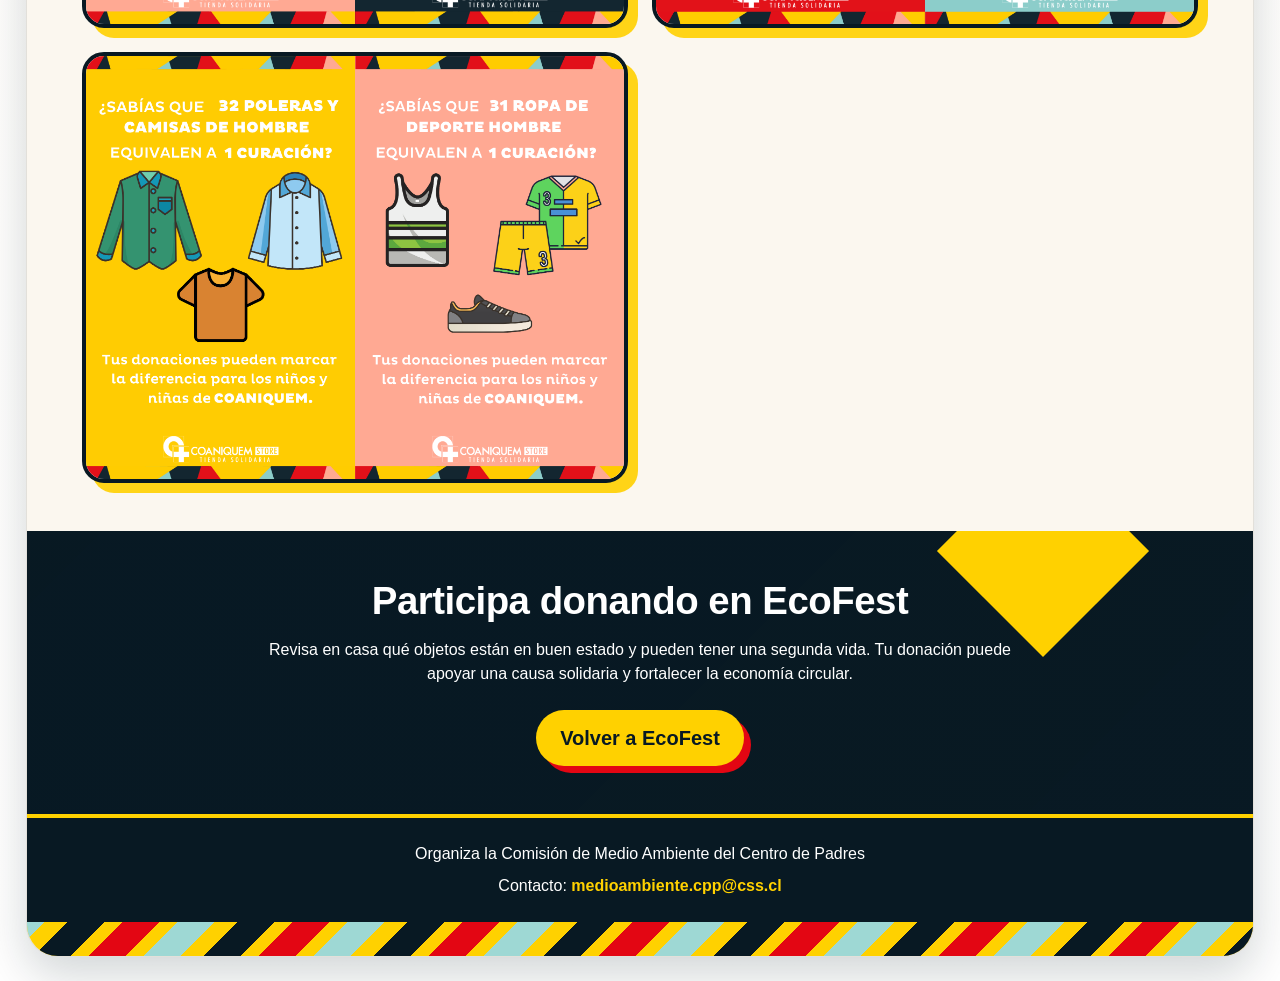
<file: coaniquem.html>
<!DOCTYPE html>
<html lang="es">
<head>
  <meta charset="UTF-8" />
  <meta name="viewport" content="width=device-width, initial-scale=1.0" />
  <title>Coaniquem en EcoFest 2026 | Colegio Suizo Santiago</title>
  <meta name="description" content="Coaniquem en EcoFest 2026: punto de donación solidaria, economía circular, triple impacto y guía de qué donar en el Colegio Suizo de Santiago.">
  <meta name="robots" content="index, follow">

  <!-- Tipografías -->
  <link rel="preconnect" href="https://fonts.googleapis.com">
  <link rel="preconnect" href="https://fonts.gstatic.com" crossorigin>
  <link
    href="https://fonts.googleapis.com/css2?family=Nunito+Sans:wght@400;600;700;800&family=Poppins:wght@500;600;700;800;900&display=swap"
    rel="stylesheet"
  >

  <!-- Bootstrap 5.3.8 -->
  <link
    href="https://cdn.jsdelivr.net/npm/bootstrap@5.3.8/dist/css/bootstrap.min.css"
    rel="stylesheet"
  >

  <!-- Puedes mantener este link si ya usas styles.css en el sitio principal -->
  <link rel="stylesheet" href="styles.css">

  <style>
    :root {
      --coaniquem-navy: #081923;
      --coaniquem-navy-soft: #102631;
      --coaniquem-yellow: #ffd100;
      --coaniquem-red: #e30613;
      --coaniquem-coral: #ffa998;
      --coaniquem-mint: #9ed8d4;
      --coaniquem-cream: #fbf7ef;
      --coaniquem-white: #ffffff;
      --coaniquem-ink: #071923;
      --coaniquem-muted: #4f5d63;
      --coaniquem-shadow: 0 18px 46px rgba(8, 25, 35, 0.18);
      --coaniquem-radius: 28px;

      /* Compatibilidad con estilos EcoFest existentes */
      --verde-oscuro: #081923;
      --verde-principal: #0f766e;
      --verde-claro: #9ed8d4;
      --verde-suave: #eaf6f5;
      --amarillo: #ffd100;
      --crema: #fbf7ef;
      --texto: #081923;
      --gris: #4f5d63;
      --blanco: #ffffff;
      --sombra: var(--coaniquem-shadow);
      --borde: rgba(8, 25, 35, 0.12);
    }

    html {
      scroll-behavior: smooth;
    }

    body {
      font-family: "Nunito Sans", sans-serif;
      color: var(--coaniquem-ink);
      background:
        radial-gradient(circle at 8% 8%, rgba(255, 209, 0, 0.28), transparent 24%),
        radial-gradient(circle at 92% 12%, rgba(158, 216, 212, 0.35), transparent 26%),
        linear-gradient(180deg, var(--coaniquem-cream) 0%, #fff 100%);
      min-height: 100vh;
    }

    a {
      text-decoration: none;
    }

    .page {
      width: min(96%, 1500px);
      margin: 24px auto;
      background: var(--coaniquem-cream);
      border-radius: 32px;
      overflow: hidden;
      box-shadow: var(--coaniquem-shadow);
      border: 1px solid rgba(8, 25, 35, 0.10);
      position: relative;
    }

    /* Franja gráfica inspirada en las piezas Coaniquem */
    .pattern-band {
      height: 34px;
      background:
        linear-gradient(135deg, transparent 0 20%, var(--coaniquem-navy) 20% 38%, transparent 38%) 0 0/170px 34px,
        linear-gradient(135deg, transparent 0 20%, var(--coaniquem-red) 20% 38%, transparent 38%) 55px 0/170px 34px,
        linear-gradient(135deg, transparent 0 20%, var(--coaniquem-mint) 20% 38%, transparent 38%) 110px 0/170px 34px,
        var(--coaniquem-yellow);
    }

    .eco-navbar {
      min-height: 84px;
      background: rgba(8, 25, 35, 0.97);
      -webkit-backdrop-filter: blur(12px);
      backdrop-filter: blur(12px);
      position: sticky;
      top: 0;
      z-index: 1030;
      border-bottom: 4px solid var(--coaniquem-yellow);
    }

    .eco-brand {
      display: inline-flex;
      align-items: center;
      gap: 12px;
      font-family: "Poppins", sans-serif;
      font-weight: 900;
      font-size: 1.55rem;
      color: var(--coaniquem-white);
      letter-spacing: 0.5px;
    }

    .eco-brand:hover,
    .eco-brand:focus {
      color: var(--coaniquem-yellow);
    }

    .brand-mark {
      width: 42px;
      height: 42px;
      border-radius: 12px;
      background: var(--coaniquem-yellow);
      display: grid;
      place-items: center;
      color: var(--coaniquem-navy);
      font-size: 1.45rem;
      box-shadow: 6px 6px 0 var(--coaniquem-red);
    }

    .eco-nav-link {
      font-family: "Poppins", sans-serif;
      font-weight: 800;
      color: rgba(255,255,255,0.88);
      transition: color 0.2s ease;
    }

    .eco-nav-link:hover,
    .eco-nav-link:focus {
      color: var(--coaniquem-yellow);
    }

    .eco-toggler {
      border-color: rgba(255,255,255,0.35);
      background: rgba(255,255,255,0.9);
    }

    .eco-btn-small,
    .eco-btn-primary {
      border: 0;
      border-radius: 999px;
      background: var(--coaniquem-yellow);
      color: var(--coaniquem-navy);
      font-family: "Poppins", sans-serif;
      font-weight: 900;
      padding: 13px 24px;
      box-shadow: 7px 7px 0 var(--coaniquem-red);
      transition: transform 0.2s ease, box-shadow 0.2s ease;
    }

    .eco-btn-small:hover,
    .eco-btn-small:focus,
    .eco-btn-primary:hover,
    .eco-btn-primary:focus {
      color: var(--coaniquem-navy);
      transform: translateY(-3px);
      box-shadow: 9px 9px 0 var(--coaniquem-red);
    }

    .btn-dark-coaniquem {
      border: 0;
      border-radius: 999px;
      background: var(--coaniquem-navy);
      color: var(--coaniquem-white);
      font-family: "Poppins", sans-serif;
      font-weight: 900;
      padding: 14px 26px;
      box-shadow: 7px 7px 0 var(--coaniquem-mint);
      transition: transform 0.2s ease, box-shadow 0.2s ease;
    }

    .btn-dark-coaniquem:hover,
    .btn-dark-coaniquem:focus {
      color: var(--coaniquem-white);
      transform: translateY(-3px);
      box-shadow: 9px 9px 0 var(--coaniquem-mint);
    }

    .section-kicker {
      display: inline-flex;
      align-items: center;
      width: fit-content;
      background: var(--coaniquem-yellow);
      color: var(--coaniquem-navy);
      border-radius: 8px;
      padding: 7px 14px;
      font-family: "Poppins", sans-serif;
      font-weight: 900;
      text-transform: uppercase;
      letter-spacing: 0.07em;
      box-shadow: 5px 5px 0 rgba(8, 25, 35, 0.12);
    }

    .coaniquem-hero {
      position: relative;
      overflow: hidden;
      background:
        radial-gradient(circle at 84% 28%, rgba(255, 209, 0, 0.24), transparent 24%),
        linear-gradient(100deg, var(--coaniquem-coral) 0%, var(--coaniquem-coral) 46%, var(--coaniquem-cream) 46%, var(--coaniquem-cream) 100%);
    }

    .coaniquem-hero::before {
      content: "";
      position: absolute;
      inset: auto auto 36px -70px;
      width: 210px;
      height: 210px;
      background: var(--coaniquem-red);
      transform: rotate(12deg);
      border-radius: 42px;
      opacity: 0.95;
    }

    .coaniquem-hero::after {
      content: "";
      position: absolute;
      right: -80px;
      top: 120px;
      width: 210px;
      height: 210px;
      background: var(--coaniquem-mint);
      border-radius: 50%;
      opacity: 0.8;
    }

    .coaniquem-hero-content {
      position: relative;
      z-index: 1;
      padding: 78px 0 88px;
    }

    .date-pill {
      width: fit-content;
      display: inline-flex;
      align-items: center;
      gap: 10px;
      padding: 10px 18px;
      border-radius: 999px;
      color: var(--coaniquem-navy);
      font-family: "Poppins", sans-serif;
      font-weight: 900;
      background: rgba(255, 255, 255, 0.78);
      border: 2px solid rgba(8, 25, 35, 0.18);
      margin-bottom: 22px;
    }

    .coaniquem-title {
      font-family: "Poppins", sans-serif;
      color: var(--coaniquem-navy);
      font-size: clamp(2.65rem, 5.6vw, 5.5rem);
      font-weight: 900;
      line-height: 0.98;
      letter-spacing: -2px;
      margin-bottom: 22px;
      text-transform: uppercase;
    }

    .coaniquem-title .highlight {
      display: inline-block;
      background: var(--coaniquem-yellow);
      border-radius: 12px;
      padding: 0 12px 4px;
      box-shadow: 8px 8px 0 var(--coaniquem-red);
    }

    .coaniquem-lead {
      color: var(--coaniquem-navy);
      font-size: 1.16rem;
      line-height: 1.68;
      max-width: 650px;
      font-weight: 700;
    }

    .hero-actions {
      display: flex;
      flex-wrap: wrap;
      gap: 16px;
      margin-top: 28px;
    }

    .poster-frame {
      position: relative;
      width: min(100%, 520px);
      margin: 0 auto;
      background: var(--coaniquem-white);
      border: 5px solid var(--coaniquem-navy);
      border-radius: 24px;
      padding: 14px;
      box-shadow: 16px 16px 0 var(--coaniquem-yellow), 26px 26px 0 var(--coaniquem-red);
    }

    .poster-frame img {
      width: 100%;
      max-height: 690px;
      object-fit: contain;
      display: block;
      border-radius: 14px;
      background: var(--coaniquem-white);
    }

    .section-title,
    .section-heading {
      font-family: "Poppins", sans-serif;
      color: var(--coaniquem-navy);
      font-weight: 900;
      font-size: clamp(1.7rem, 3vw, 2.55rem);
      line-height: 1.12;
      letter-spacing: -0.5px;
    }

    .section-title span {
      color: var(--coaniquem-red);
      margin: 0 7px;
    }

    .event-purpose {
      color: var(--coaniquem-muted);
      line-height: 1.7;
      font-size: 1.06rem;
      font-weight: 600;
    }

    .coaniquem-section {
      background: var(--coaniquem-cream);
    }

    .coaniquem-section-white {
      background: var(--coaniquem-white);
    }

    .coaniquem-section-navy {
      background:
        radial-gradient(circle at 8% 10%, rgba(255, 209, 0, 0.18), transparent 20%),
        radial-gradient(circle at 92% 75%, rgba(158, 216, 212, 0.18), transparent 24%),
        var(--coaniquem-navy);
      color: var(--coaniquem-white);
    }

    .coaniquem-section-navy .section-heading,
    .coaniquem-section-navy .section-title,
    .coaniquem-section-navy .event-purpose {
      color: var(--coaniquem-white);
    }

    .coaniquem-card {
      height: 100%;
      background: var(--coaniquem-white);
      border: 3px solid var(--coaniquem-navy);
      border-radius: var(--coaniquem-radius);
      padding: 32px;
      box-shadow: 10px 10px 0 rgba(8, 25, 35, 0.12);
      position: relative;
      overflow: hidden;
    }

    .coaniquem-card::after {
      content: "";
      position: absolute;
      right: -34px;
      top: -34px;
      width: 92px;
      height: 92px;
      background: var(--coaniquem-yellow);
      transform: rotate(45deg);
    }

    .coaniquem-card h3 {
      position: relative;
      z-index: 1;
      display: inline-block;
      font-family: "Poppins", sans-serif;
      color: var(--coaniquem-navy);
      font-weight: 900;
      font-size: 1.28rem;
      margin-bottom: 16px;
    }

    .coaniquem-card p,
    .coaniquem-card li {
      color: var(--coaniquem-muted);
      line-height: 1.68;
      font-size: 1.03rem;
      font-weight: 600;
    }

    .impact-card {
      border: 3px solid var(--coaniquem-navy);
      border-radius: 24px;
      padding: 28px;
      background: var(--coaniquem-white);
      box-shadow: 10px 10px 0 var(--coaniquem-mint);
      height: 100%;
    }

    .impact-card.yellow {
      box-shadow: 10px 10px 0 var(--coaniquem-yellow);
    }

    .impact-card.coral {
      box-shadow: 10px 10px 0 var(--coaniquem-coral);
    }

    .impact-icon {
      width: 68px;
      height: 68px;
      border-radius: 18px;
      display: grid;
      place-items: center;
      background: var(--coaniquem-yellow);
      border: 3px solid var(--coaniquem-navy);
      font-size: 2rem;
      margin-bottom: 18px;
    }

    .impact-card h3 {
      font-family: "Poppins", sans-serif;
      color: var(--coaniquem-navy);
      font-weight: 900;
      font-size: 1.15rem;
      margin-bottom: 10px;
    }

    .impact-card p {
      color: var(--coaniquem-muted);
      line-height: 1.62;
      margin-bottom: 0;
      font-weight: 600;
    }

    .donation-list {
      list-style: none;
      padding-left: 0;
      margin-bottom: 0;
    }

    .donation-list li {
      display: flex;
      gap: 12px;
      margin-bottom: 12px;
      align-items: flex-start;
    }

    .donation-list li::before {
      content: "✓";
      flex: 0 0 auto;
      width: 26px;
      height: 26px;
      border-radius: 50%;
      background: var(--coaniquem-mint);
      color: var(--coaniquem-navy);
      display: grid;
      place-items: center;
      font-family: "Poppins", sans-serif;
      font-weight: 900;
      margin-top: 3px;
    }

    .warning-list li::before {
      content: "!";
      background: var(--coaniquem-coral);
    }

    .condition-strip {
      background: var(--coaniquem-navy);
      color: var(--coaniquem-white);
      border-radius: var(--coaniquem-radius);
      padding: 34px;
      box-shadow: 12px 12px 0 var(--coaniquem-yellow);
      border: 3px solid var(--coaniquem-navy);
    }

    .condition-strip h3 {
      font-family: "Poppins", sans-serif;
      font-weight: 900;
      margin-bottom: 14px;
      color: var(--coaniquem-white);
    }

    .condition-strip p {
      color: rgba(255, 255, 255, 0.9);
      margin-bottom: 0;
      line-height: 1.65;
      font-weight: 700;
    }

    .secondary-image-frame {
      background: var(--coaniquem-white);
      border: 4px solid var(--coaniquem-navy);
      border-radius: 28px;
      padding: 14px;
      box-shadow: 14px 14px 0 var(--coaniquem-coral);
    }

    .secondary-image-frame img {
      display: block;
      width: 100%;
      border-radius: 18px;
    }

    .logistics-pill {
      display: inline-flex;
      align-items: center;
      gap: 10px;
      background: var(--coaniquem-yellow);
      color: var(--coaniquem-navy);
      border-radius: 999px;
      padding: 10px 16px;
      font-family: "Poppins", sans-serif;
      font-weight: 900;
      margin: 6px 6px 6px 0;
      border: 2px solid var(--coaniquem-navy);
    }

    .equivalence-card {
      background: var(--coaniquem-white);
      border: 4px solid var(--coaniquem-navy);
      border-radius: 22px;
      overflow: hidden;
      box-shadow: 10px 10px 0 rgba(255, 209, 0, 0.9);
      height: 100%;
      transition: transform 0.2s ease, box-shadow 0.2s ease;
    }

    .equivalence-card:hover {
      transform: translateY(-5px);
      box-shadow: 14px 14px 0 rgba(255, 209, 0, 0.9);
    }

    .equivalence-card img {
      width: 100%;
      height: 100%;
      object-fit: cover;
      display: block;
    }

    .mini-banner {
      border-radius: 28px;
      background: var(--coaniquem-coral);
      border: 3px solid var(--coaniquem-navy);
      padding: 28px;
      box-shadow: 10px 10px 0 var(--coaniquem-red);
    }

    .mini-banner h3 {
      font-family: "Poppins", sans-serif;
      font-weight: 900;
      color: var(--coaniquem-navy);
      margin-bottom: 10px;
    }

    .mini-banner p {
      color: var(--coaniquem-navy);
      font-weight: 700;
      line-height: 1.65;
      margin-bottom: 0;
    }

    .coaniquem-cta {
      background:
        linear-gradient(135deg, rgba(8, 25, 35, 0.96), rgba(8, 25, 35, 0.92)),
        var(--coaniquem-navy);
      color: var(--coaniquem-white);
      position: relative;
      overflow: hidden;
    }

    .coaniquem-cta::before {
      content: "";
      position: absolute;
      top: -55px;
      right: 11%;
      width: 150px;
      height: 150px;
      background: var(--coaniquem-yellow);
      transform: rotate(45deg);
    }

    .coaniquem-cta .section-heading,
    .coaniquem-cta p {
      color: var(--coaniquem-white);
    }

    .footer-ecofest {
      background: var(--coaniquem-navy);
      color: var(--coaniquem-white);
      font-family: "Nunito Sans", sans-serif;
      border-top: 4px solid var(--coaniquem-yellow);
    }

    .footer-ecofest a {
      color: var(--coaniquem-yellow);
      font-weight: 900;
    }

    .footer-ecofest a:hover,
    .footer-ecofest a:focus {
      color: var(--coaniquem-white);
    }

    @media (max-width: 991.98px) {
      .page {
        width: 100%;
        margin: 0;
        border-radius: 0;
      }

      .coaniquem-hero {
        background:
          linear-gradient(180deg, var(--coaniquem-coral) 0%, var(--coaniquem-coral) 46%, var(--coaniquem-cream) 46%, var(--coaniquem-cream) 100%);
      }

      .coaniquem-hero-content {
        padding: 64px 0 76px;
      }

      .poster-frame {
        margin-top: 18px;
        box-shadow: 10px 10px 0 var(--coaniquem-yellow), 18px 18px 0 var(--coaniquem-red);
      }
    }

    @media (max-width: 575.98px) {
      .pattern-band {
        height: 24px;
        background-size: 120px 24px;
      }

      .eco-brand {
        font-size: 1.3rem;
      }

      .brand-mark {
        width: 36px;
        height: 36px;
        font-size: 1.2rem;
      }

      .coaniquem-title {
        letter-spacing: -1px;
      }

      .coaniquem-card,
      .condition-strip,
      .mini-banner {
        padding: 24px;
      }

      .poster-frame {
        padding: 10px;
        border-width: 3px;
      }
    }
  </style>
</head>

<body>
  <main class="page">
    <div class="pattern-band" aria-hidden="true"></div>

    <!-- HEADER / NAVBAR BOOTSTRAP -->
    <nav class="navbar navbar-expand-lg eco-navbar sticky-top">
      <div class="container-fluid px-4 px-lg-5">

        <a class="navbar-brand eco-brand" href="index.html#inicio">
          <img class="logo-navbar" src="assets/Logo-CMA_sf.png" alt="Logo EcoFest">
          <span>EcoFest</span>
        </a>

        <button
          class="navbar-toggler eco-toggler"
          type="button"
          data-bs-toggle="collapse"
          data-bs-target="#navbarEcofest"
          aria-controls="navbarEcofest"
          aria-expanded="false"
          aria-label="Abrir menú"
        >
          <span class="navbar-toggler-icon"></span>
        </button>

        <div class="collapse navbar-collapse" id="navbarEcofest">
          <ul class="navbar-nav ms-auto align-items-lg-center gap-lg-3 pt-3 pt-lg-0">

            <li class="nav-item">
              <a class="nav-link eco-nav-link" href="index.html#inicio">Inicio</a>
            </li>

            <li class="nav-item">
              <a class="nav-link eco-nav-link" href="#donaciones">Qué donar</a>
            </li>

            <li class="nav-item">
              <a class="nav-link eco-nav-link" href="#impacto">Triple impacto</a>
            </li>

            <li class="nav-item">
              <a class="nav-link eco-nav-link" href="#equivalencias">Equivalencias</a>
            </li>

         
            <li class="nav-item ms-lg-2">
              <a class="btn eco-btn-small" href="index.html#contacto">Contacto</a>
            </li>

          </ul>
        </div>

      </div>
    </nav>

    <!-- HERO COANIQUEM -->
    <section class="coaniquem-hero" id="inicio-coaniquem">
      <div class="container">
        <div class="row align-items-center g-5 coaniquem-hero-content">

          <div class="col-lg-6">
            <div class="date-pill">📅 EcoFest 2026 · 06 junio</div>

            <h1 class="coaniquem-title">
              Rehabilitemos <span class="highlight">donando</span>
            </h1>

            <p class="coaniquem-lead">
              Coaniquem llega a EcoFest con una acción solidaria y circular: recibir donaciones en buen estado para darles una segunda vida y apoyar el trabajo de la fundación.
            </p>

            <div class="hero-actions">
              <a href="#donaciones" class="btn btn-lg eco-btn-primary">Ver qué donar</a>
              <a href="#logistica" class="btn btn-lg btn-dark-coaniquem">Cómo funcionará</a>
            </div>
          </div>

          <div class="col-lg-6 text-center">
            <div class="poster-frame">
              <img
                src="assets/coaniquem-que-donar.png"
                alt="Información sobre qué donar y qué no donar a Coaniquem"
              >
            </div>
          </div>

        </div>
      </div>
    </section>

    <!-- PROPÓSITO -->
    <section class="coaniquem-section-white py-5" id="proposito-coaniquem">
      <div class="container">
        <div class="row align-items-center g-4">
          <div class="col-lg-5">
            <p class="section-kicker mb-3">Coaniquem en EcoFest</p>
            <h2 class="section-heading mb-3">Una actividad con sentido ambiental y social</h2>
          </div>

          <div class="col-lg-7">
            <p class="event-purpose">
              La iniciativa busca potenciar la economía circular y dar a conocer el impacto que tienen las donaciones. Durante el EcoFest, la comunidad escolar podrá participar entregando objetos en buen estado en el punto de recolección de Coaniquem.
            </p>
            <p class="event-purpose mb-0">
              Las donaciones serán posteriormente gestionadas por la fundación en sus tiendas solidarias, transformando objetos que ya no se usan en una oportunidad de ayuda concreta.
            </p>
          </div>
        </div>
      </div>
    </section>

    <!-- QUÉ DONAR -->
    <section class="coaniquem-section py-5" id="donaciones">
      <div class="container">
        <div class="row justify-content-center text-center mb-5">
          <div class="col-lg-9">
            <p class="section-kicker mb-3">Guía de donaciones</p>
            <h2 class="section-title mb-4">
              <span>◆</span> ¿Qué donar? <span>◆</span>
            </h2>
            <p class="event-purpose">
              Para que las donaciones puedan reutilizarse, todo debe estar limpio, completo, funcionando y en perfecto estado.
            </p>
          </div>
        </div>

        <div class="row g-4">
          <div class="col-lg-6">
            <div class="coaniquem-card">
              <h3>Sí recibimos</h3>
              <ul class="donation-list">
                <li>Ropa para mujer, hombre, niños y niñas.</li>
                <li>Zapatos y accesorios.</li>
                <li>Menaje y decoración.</li>
                <li>Juguetes, rodados, libros y música.</li>
                <li>Objetos útiles, completos y aptos para una segunda vida.</li>
              </ul>
            </div>
          </div>

          <div class="col-lg-6">
            <div class="coaniquem-card">
              <h3>No recibimos</h3>
              <ul class="donation-list warning-list">
                <li>Artículos enchufables, parrillas, objetos cortopunzantes, andadores y sillas de auto.</li>
                <li>Colchones, pijamas y/o ropa interior.</li>
                <li>Textos escolares ministeriales.</li>
                <li>Objetos rotos, incompletos o con fallas.</li>
                <li>Ropa con roturas, manchas o motas.</li>
              </ul>
            </div>
          </div>
        </div>

        <div class="row mt-4">
          <div class="col-12">
            <div class="condition-strip">
              <h3>Recuerda: todo debe estar en perfecto estado</h3>
              <p>
                La ropa debe venir sin roturas, sin manchas y sin motas. Los objetos deben venir sin roturas, sin piezas faltantes y funcionando sin fallas.
              </p>
            </div>
          </div>
        </div>
      </div>
    </section>

    <!-- TRIPLE IMPACTO -->
    <section class="coaniquem-section-navy py-5" id="impacto">
      <div class="container">
        <div class="row justify-content-center text-center mb-5">
          <div class="col-lg-9">
            <p class="section-kicker mb-3">Triple impacto</p>
            <h2 class="section-heading mb-4">Donar también es una acción circular</h2>
            <p class="event-purpose">
              Esta actividad conecta el cuidado del medio ambiente, la ayuda social y la participación de la comunidad escolar.
            </p>
          </div>
        </div>

        <div class="row g-4">
          <div class="col-lg-4">
            <div class="impact-card yellow">
              <div class="impact-icon">♻️</div>
              <h3>Impacto ambiental</h3>
              <p>Promueve la reutilización y evita que productos en buen estado terminen como residuos.</p>
            </div>
          </div>

          <div class="col-lg-4">
            <div class="impact-card coral">
              <div class="impact-icon">🤝</div>
              <h3>Impacto social</h3>
              <p>Apoya la labor de Coaniquem y visibiliza el valor de donar de manera responsable.</p>
            </div>
          </div>

          <div class="col-lg-4">
            <div class="impact-card">
              <div class="impact-icon">🏫</div>
              <h3>Impacto comunitario</h3>
              <p>Invita a estudiantes, familias y comunidad escolar a participar en una acción concreta.</p>
            </div>
          </div>
        </div>
      </div>
    </section>

    <!-- CÓMO FUNCIONARÁ / CONTENEDOR SECUNDARIO -->
    <section class="coaniquem-section-white py-5" id="funcionamiento">
      <div class="container">
        <div class="row align-items-center g-5">

          <div class="col-lg-6">
            <p class="section-kicker mb-3">Punto de recolección</p>
            <h2 class="section-heading mb-3">¿Cómo funcionará durante el EcoFest?</h2>

            <p class="event-purpose">
              El día del EcoFest se habilitará un espacio tipo stand con un contenedor de Coaniquem, donde las familias podrán depositar sus donaciones.
            </p>

            <p class="event-purpose">
              La imagen del contenedor se deja como elemento secundario, para explicar visualmente cómo será el punto de recolección sin quitar protagonismo a la gráfica principal de “qué donar”.
            </p>

            <div class="mt-3">
              <span class="logistics-pill">📦 Contenedor de donaciones</span>
              <span class="logistics-pill">👥 Apoyo de voluntarios</span>
              <span class="logistics-pill">♻️ Economía circular</span>
            </div>
          </div>

          <div class="col-lg-6">
            <div class="secondary-image-frame">
              <img
                src="assets/coaniquem-contenedor.jpeg"
                alt="Contenedor de donaciones de Coaniquem Store"
              >
            </div>
          </div>

        </div>
      </div>
    </section>

    <!-- EQUIVALENCIAS -->
    <section class="coaniquem-section py-5" id="equivalencias">
      <div class="container">
        <div class="row justify-content-center text-center mb-5">
          <div class="col-lg-9">
            <p class="section-kicker mb-3">Tus donaciones marcan la diferencia</p>
            <h2 class="section-title mb-4">
              <span>◆</span> Equivalencias de donación <span>◆</span>
            </h2>
            <p class="event-purpose">
              Estas gráficas ayudan a mostrar cómo distintos tipos de donaciones pueden transformarse en apoyo concreto para niños y niñas.
            </p>
          </div>
        </div>

        <div class="row row-cols-1 row-cols-md-2 g-4">
          <div class="col">
            <article class="equivalence-card">
              <img src="assets/coaniquem-equivalencia-jeans-panuelos.png" alt="Equivalencias de jeans de mujer, pañuelos y bufandas para una curación">
            </article>
          </div>

          <div class="col">
            <article class="equivalence-card">
              <img src="assets/coaniquem-equivalencia-vestidos-zapatos.png" alt="Equivalencias de vestidos y zapatos de mujer para una curación">
            </article>
          </div>

          <div class="col">
            <article class="equivalence-card">
              <img src="assets/coaniquem-equivalencia-accesorios-polerones.png" alt="Equivalencias de accesorios de hombre y polerones para una curación">
            </article>
          </div>

          <div class="col">
            <article class="equivalence-card">
              <img src="assets/coaniquem-equivalencia-chaquetas-jeans.png" alt="Equivalencias de chaquetas y jeans de hombre para una curación">
            </article>
          </div>

          <div class="col">
            <article class="equivalence-card">
              <img src="assets/coaniquem-equivalencia-poleras-camisas-deporte.png" alt="Equivalencias de poleras, camisas y ropa de deporte de hombre para una curación">
            </article>
          </div>
        </div>
      </div>
    </section>

    

    <!-- CTA -->
    <section class="coaniquem-cta py-5">
      <div class="container text-center position-relative">
        <h2 class="section-heading mb-3">Participa donando en EcoFest</h2>
        <p class="mx-auto mb-4" style="max-width: 760px;">
          Revisa en casa qué objetos están en buen estado y pueden tener una segunda vida. Tu donación puede apoyar una causa solidaria y fortalecer la economía circular.
        </p>
        <a href="index.html#inicio" class="btn btn-lg eco-btn-primary">
          Volver a EcoFest
        </a>
      </div>
    </section>

    <!-- FOOTER -->
    <footer class="footer-ecofest py-4">
      <div class="container text-center">

        <p class="mb-2">
          Organiza la Comisión de Medio Ambiente del Centro de Padres
        </p>

        <p class="mb-0">
          Contacto:
          <a href="mailto:medioambiente.cpp@css.cl">
            medioambiente.cpp@css.cl
          </a>
        </p>

      </div>
    </footer>

    <div class="pattern-band" aria-hidden="true"></div>
  </main>

  <!-- Bootstrap JS Bundle 5.3.8 -->
  <script src="https://cdn.jsdelivr.net/npm/bootstrap@5.3.8/dist/js/bootstrap.bundle.min.js"></script>
</body>
</html>
</file>
<file: styles.css>
:root {
  --verde-bosque: #1b6b4a;
  --verde-profundo: #14563c;
  --verde-oscuro: #0f4f39;
  --verde-muy-oscuro: #0b3f31;
  --verde-menta: #5eb896;
  --verde-menta-suave: #dff0e9;
  --ambar: #d4920a;
  --ambar-claro: #ecb33a;
  --terracota: #8b2e18;
  --crema: #f5f0e8;
  --crema-claro: #fbf8ef;
  --texto: #2e312f;
  --gris: #666866;
  --blanco: #ffffff;
  --sombra: 0 16px 40px rgba(20, 66, 49, 0.13);
  --sombra-fuerte: 0 24px 58px rgba(20, 66, 49, 0.18);
  --borde: rgba(27, 107, 74, 0.13);
  --radio: 24px;
}

html {
  scroll-behavior: smooth;
}

body {
  font-family: "Inter", "Segoe UI", Arial, sans-serif;
  color: var(--texto);
  background:
    radial-gradient(circle at 8% 10%, rgba(94, 184, 150, 0.18), transparent 24%),
    radial-gradient(circle at 94% 6%, rgba(212, 146, 10, 0.12), transparent 24%),
    linear-gradient(180deg, var(--crema-claro) 0%, var(--crema) 100%);
  min-height: 100vh;
}

a {
  text-decoration: none;
}

.page {
  width: min(96%, 1500px);
  margin: 24px auto;
  background: var(--crema);
  border-radius: 32px;
  overflow: visible;
  box-shadow: var(--sombra-fuerte);
  border: 1px solid rgba(20, 66, 49, 0.12);
  position: relative;
}

/* NAVBAR */

.logo-navbar {
  width: 48px;
  height: auto;
  display: block;
}

.eco-navbar {
  position: sticky;
  top: 0;
  z-index: 3000;
  min-height: 78px;
  background: rgba(22, 87, 62, 0.96);
  -webkit-backdrop-filter: blur(14px);
  backdrop-filter: blur(14px);
  border-bottom: 4px solid var(--ambar);
}

.eco-brand {
  display: inline-flex;
  align-items: center;
  gap: 12px;
  font-family: "Inter", "Segoe UI", Arial, sans-serif;
  font-weight: 900;
  font-size: 1.85rem;
  color: var(--ambar-claro);
  letter-spacing: -0.02em;
}

.eco-brand:hover,
.eco-brand:focus {
  color: var(--blanco);
}

.eco-brand img {
  width: 52px;
  height: 52px;
  object-fit: contain;
}

.eco-nav-link {
  font-family: "Inter", "Segoe UI", Arial, sans-serif;
  font-weight: 800;
  color: rgba(255, 255, 255, 0.86);
  letter-spacing: 0.02em;
  transition: color 0.2s ease;
}

.eco-nav-link:hover,
.eco-nav-link:focus {
  color: var(--ambar-claro);
}

.eco-toggler {
  border-color: rgba(255, 255, 255, 0.35);
  background: rgba(255, 255, 255, 0.92);
}

.eco-btn-small,
.eco-btn-primary,
.eco-btn-secondary {
  display: inline-flex;
  align-items: center;
  justify-content: center;
  border-radius: 999px;
  font-family: "Inter", "Segoe UI", Arial, sans-serif;
  font-weight: 800;
  padding: 12px 24px;
  border: 0;
  transition: transform 0.18s ease, box-shadow 0.18s ease, background 0.18s ease;
}

.eco-btn-small,
.eco-btn-primary {
  background: var(--ambar);
  color: var(--blanco);
  box-shadow: 0 12px 24px rgba(212, 146, 10, 0.28);
}

.eco-btn-secondary {
  color: var(--blanco);
  background: rgba(255, 255, 255, 0.12);
  border: 1px solid rgba(255, 255, 255, 0.28);
}

.eco-btn-small:hover,
.eco-btn-small:focus,
.eco-btn-primary:hover,
.eco-btn-primary:focus {
  color: var(--blanco);
  transform: translateY(-2px);
  box-shadow: 0 16px 30px rgba(212, 146, 10, 0.34);
}

.eco-btn-secondary:hover,
.eco-btn-secondary:focus {
  color: var(--verde-profundo);
  background: var(--blanco);
  transform: translateY(-2px);
}

/* HERO */

/* Fuente simple y recta para toda la página */
body,
button,
input,
select,
textarea,
.eco-brand,
.eco-nav-link,
.eco-btn-small,
.eco-btn-primary,
.eco-btn-secondary,
.section-title,
.section-heading,
.theme-title,
.activity-card h3,
.talk-card h3,
.workshop-card h3,
.circular-card h3,
.fair-band h3,
.coaniquem-mini-kicker,
.coaniquem-mini-title,
.coaniquem-mini-btn,
.talk-number,
.workshop-number,
.cta-card h2,
.footer-ecofest {
  font-family: "Inter", "Segoe UI", Arial, sans-serif !important;
}

body {
  font-family: "Inter", "Segoe UI", Arial, sans-serif;
  -webkit-font-smoothing: antialiased;
  text-rendering: optimizeLegibility;
}

/* Hero principal */
.home-hero {
  position: relative;
  overflow: hidden;
  background:
    radial-gradient(circle at 12% 18%, rgba(255, 255, 255, 0.10), transparent 20%),
    radial-gradient(circle at 82% 16%, rgba(236, 179, 58, 0.13), transparent 22%),
    radial-gradient(circle at 82% 88%, rgba(94, 184, 150, 0.16), transparent 26%),
    linear-gradient(135deg, #1b6b4a 0%, #14563c 100%);
  color: #ffffff;
  padding: 48px 0 42px;
}

.home-hero__container {
  position: relative;
  z-index: 2;
}

/* Funciona aunque tu row no tenga clase home-hero__row */
.home-hero__row,
.home-hero .row {
  min-height: 470px;
}

.home-hero__content {
  position: relative;
  z-index: 3;
}

.home-hero__eyebrow {
  max-width: 620px;
  margin: 0 0 16px;
  color: rgba(255, 255, 255, 0.76);
  font-size: 0.74rem;
  font-weight: 700;
  line-height: 1.5;
  letter-spacing: 0.12em;
  text-transform: uppercase;
}

.home-hero__title {
  margin: 0;
  color: #fff8ea;
  font-size: clamp(3.4rem, 7vw, 6rem);
  font-weight: 850;
  line-height: 0.9;
  letter-spacing: -0.07em;
}

.home-hero__title span {
  display: block;
  color: #ecb33a;
}

.home-hero__lead {
  max-width: 560px;
  margin: 22px 0 0;
  color: rgba(255, 255, 255, 0.88);
  font-size: clamp(1.02rem, 1.5vw, 1.18rem);
  font-weight: 500;
  line-height: 1.65;
  font-style: normal;
}

.home-hero__pills {
  display: flex;
  flex-wrap: wrap;
  gap: 12px;
  margin-top: 28px;
}

.eco-pill {
  display: inline-flex;
  align-items: center;
  gap: 8px;
  min-height: 42px;
  padding: 9px 15px;
  border-radius: 999px;
  border: 1px solid rgba(255, 255, 255, 0.22);
  background: rgba(255, 255, 255, 0.10);
  color: #ffffff;
  font-size: 0.92rem;
  font-weight: 600;
}

.eco-pill::before {
  content: "";
  width: 8px;
  height: 8px;
  border-radius: 50%;
  background: #ecb33a;
  box-shadow: 0 0 0 5px rgba(236, 179, 58, 0.14);
}

.home-hero__actions {
  display: flex;
  flex-wrap: wrap;
  gap: 14px;
  margin-top: 32px;
}

.btn-eco-primary,
.btn-eco-outline {
  display: inline-flex;
  align-items: center;
  justify-content: center;
  min-height: 50px;
  padding: 13px 24px;
  border-radius: 14px;
  font-size: 0.98rem;
  font-weight: 750;
  text-decoration: none;
  transition: transform 0.18s ease, box-shadow 0.18s ease, background 0.18s ease, color 0.18s ease;
}

.btn-eco-primary {
  background: #ecb33a;
  color: #14563c;
  box-shadow: 0 14px 28px rgba(212, 146, 10, 0.25);
}

.btn-eco-primary:hover,
.btn-eco-primary:focus {
  color: #14563c;
  transform: translateY(-2px);
  box-shadow: 0 18px 34px rgba(212, 146, 10, 0.34);
}

.btn-eco-outline {
  color: #ffffff;
  background: rgba(255, 255, 255, 0.06);
  border: 1px solid rgba(255, 255, 255, 0.38);
}

.btn-eco-outline:hover,
.btn-eco-outline:focus {
  color: #14563c;
  background: #fbf8ef;
  border-color: #fbf8ef;
  transform: translateY(-2px);
}

/* Imagen del hero: sin card, sin rectángulo, sin fondo distinto */
.home-hero__media {
  position: relative;
  z-index: 2;
  display: flex;
  justify-content: center;
  align-items: center;
}

/* Por si quedó un wrapper en el HTML, se deja transparente */
.home-hero__image-wrap,
.home-hero__image-card {
  position: relative;
  display: flex;
  justify-content: center;
  align-items: center;
  background: transparent !important;
  border: 0 !important;
  box-shadow: none !important;
  padding: 0 !important;
  min-height: 0 !important;
}

.home-hero__image-wrap::before,
.home-hero__image-card::before {
  display: none !important;
  content: none !important;
}

.home-hero__image {
  position: relative;
  z-index: 2;
  display: block;
  width: 620px;
  max-width: 115%;
  height: auto;
  background: transparent !important;
  border: 0 !important;
  box-shadow: none !important;
  filter: drop-shadow(0 24px 36px rgba(5, 39, 27, 0.26));
}

/* Burbujas suaves de decoloración */
.hero-soft-bubble {
  position: absolute;
  z-index: 1;
  border-radius: 999px;
  pointer-events: none;
  filter: blur(2px);
}

.bubble-1 {
  width: 130px;
  height: 130px;
  top: 42px;
  left: -36px;
  background: rgba(255, 255, 255, 0.10);
}

.bubble-2 {
  width: 72px;
  height: 72px;
  top: 90px;
  right: 14%;
  background: rgba(236, 179, 58, 0.14);
}

.bubble-3 {
  width: 180px;
  height: 180px;
  right: -64px;
  bottom: -58px;
  background: rgba(223, 240, 233, 0.14);
}

/* Si tienes órbitas en el HTML, se ven suaves. Si no existen, no afecta */
.hero-orbit {
  position: absolute;
  z-index: 1;
  border-radius: 50%;
  border: 1px solid rgba(255, 248, 235, 0.28);
  pointer-events: none;
}

.orbit-1 {
  width: 300px;
  height: 300px;
  top: 7%;
  right: 8%;
}

.orbit-2 {
  width: 120px;
  height: 120px;
  left: 8%;
  bottom: 12%;
}

.planet-card {
  position: relative;
  width: min(100%, 440px);
  margin: 0 auto;
  border-radius: 36px;
  padding: 34px;
  background: rgba(255, 255, 255, 0.08);
  border: 1px solid rgba(255, 255, 255, 0.18);
  box-shadow: inset 0 1px 0 rgba(255,255,255,0.12), 0 22px 50px rgba(0,0,0,0.12);
}

.planet-main {
  position: relative;
  width: min(100%, 320px);
  aspect-ratio: 1;
  margin: 0 auto 22px;
  border-radius: 50%;
  background:
    radial-gradient(circle at 28% 36%, rgba(245, 240, 232, 0.94), transparent 17%),
    radial-gradient(circle at 64% 48%, rgba(245, 240, 232, 0.94), transparent 19%),
    radial-gradient(circle at 50% 72%, rgba(245, 240, 232, 0.86), transparent 15%),
    linear-gradient(135deg, var(--verde-menta), #8bcaae);
  border: 8px solid rgba(245, 240, 232, 0.18);
}

.planet-icon {
  position: absolute;
  left: 50%;
  top: 50%;
  transform: translate(-50%, -50%);
  font-size: 4rem;
}

.leaf {
  position: absolute;
  font-size: 2rem;
}

.leaf-a { left: 2%; top: 18%; }
.leaf-b { right: 2%; top: 22%; }
.leaf-c { left: 16%; bottom: 6%; }

.planet-card p {
  text-align: center;
  margin: 0;
  color: rgba(255,255,255,0.84);
  font-weight: 800;
  letter-spacing: 0.05em;
}

.intro-strip {
  background: var(--verde-muy-oscuro);
  color: rgba(255, 255, 255, 0.9);
  padding: 22px 0;
  text-align: center;
  font-size: 1.08rem;
}

.intro-strip strong {
  color: var(--ambar-claro);
}

/* GENERAL SECTIONS */

.section-header {
  margin-bottom: 32px;
}

.section-header-line {
  border-bottom: 3px solid var(--ambar);
  padding-bottom: 14px;
}

.section-header-red {
  border-bottom-color: var(--terracota);
}

.section-kicker {
  color: var(--verde-bosque);
  font-size: 0.82rem;
  margin-bottom: 8px;
}

.section-title,
.section-heading {
  font-family: "Inter", "Segoe UI", Arial, sans-serif;
  color: var(--verde-bosque);
  font-weight: 900;
  font-size: clamp(2rem, 4vw, 3.2rem);
  line-height: 1.02;
  margin-bottom: 0;
}

.section-lead {
  color: var(--gris);
  font-size: 1.08rem;
  max-width: 920px;
  margin: 14px 0 0;
}

/* THEME */

.theme-section {
  background: var(--crema);
}

.theme-card {
  display: grid;
  grid-template-columns: auto 1fr;
  gap: 28px;
  align-items: center;
  background:
    radial-gradient(circle at 94% 78%, rgba(94, 184, 150, 0.22), transparent 20%),
    var(--verde-bosque);
  color: var(--blanco);
  border-radius: 18px;
  padding: 34px;
  box-shadow: var(--sombra);
}

.theme-card .section-kicker {
  color: rgba(255,255,255,0.65);
}

.theme-icon {
  display: grid;
  place-items: center;
  width: 72px;
  height: 72px;
  border-radius: 16px;
  background: var(--ambar);
  color: var(--blanco);
  font-size: 2rem;
}

.theme-title {
  font-family: "Inter", "Segoe UI", Arial, sans-serif;
  color: var(--ambar-claro);
  font-size: clamp(2rem, 4vw, 3.2rem);
  font-weight: 900;
  margin-bottom: 8px;
}

.theme-text {
  color: rgba(255, 255, 255, 0.88);
  margin-bottom: 16px;
  font-size: 1.08rem;
}

.theme-tags span,
.workshop-tags span {
  display: inline-flex;
  align-items: center;
  background: rgba(255, 255, 255, 0.12);
  border: 1px solid rgba(255, 255, 255, 0.18);
  border-radius: 999px;
  padding: 7px 14px;
  font-weight: 800;
  color: var(--blanco);
}

/* SUMMARY */

.summary-section {
  background: var(--crema);
}

.summary-grid {
  display: grid;
  grid-template-columns: repeat(6, 1fr);
  gap: 14px;
}

.summary-tile {
  display: grid;
  place-items: center;
  min-height: 112px;
  background: var(--blanco);
  color: var(--texto);
  border-radius: 12px;
  box-shadow: 0 8px 24px rgba(27, 107, 74, 0.08);
  border-top: 4px solid var(--verde-menta);
  text-align: center;
  text-transform: uppercase;
  letter-spacing: 0.04em;
  font-size: 0.78rem;
}

.summary-tile:nth-child(odd) {
  border-top-color: var(--ambar);
}

.summary-tile:hover,
.summary-tile:focus {
  color: var(--verde-bosque);
  transform: translateY(-2px);
}

.summary-tile span {
  font-size: 1.75rem;
}

/* ACTIVITIES */

.activities-section,
.program-section,
.workshops-section,
.location-section {
  background: var(--crema);
}

.activity-card,
.talk-card,
.workshop-card,
.circular-card {
  background: var(--blanco);
  border: 1px solid rgba(27, 107, 74, 0.09);
  border-radius: 16px;
  box-shadow: 0 12px 30px rgba(27, 107, 74, 0.08);
}

.activity-card {
  padding: 28px;
  border-top: 4px solid var(--verde-bosque);
}

.top-green { border-top-color: var(--verde-bosque); }
.top-amber { border-top-color: var(--ambar); }
.top-mint { border-top-color: var(--verde-menta); }
.top-red { border-top-color: var(--terracota); }

.activity-icon {
  font-size: 2rem;
  margin-bottom: 16px;
}

.activity-card h3,
.talk-card h3,
.workshop-card h3,
.circular-card h3,
.fair-band h3 {
  font-family: "Inter", "Segoe UI", Arial, sans-serif;
  color: #232323;
  font-size: 1.26rem;
  font-weight: 900;
  margin-bottom: 10px;
}

.activity-card p,
.talk-card p,
.workshop-card p,
.circular-card p,
.fair-band p,
.location-text {
  color: var(--gris);
  line-height: 1.62;
  margin-bottom: 0;
}

/* COANIQUEM MINI HOME - SECCIÓN MANTENIDA */

.coaniquem-mini-section {
  background:
    radial-gradient(circle at 10% 20%, rgba(255, 209, 0, 0.18), transparent 24%),
    radial-gradient(circle at 90% 80%, rgba(182, 222, 219, 0.26), transparent 25%),
    linear-gradient(180deg, #f6fbef 0%, #fffdf3 100%);
}

.coaniquem-mini-card {
  background: linear-gradient(105deg, #f4ad9d 0%, #f4ad9d 52%, #f7f3ed 52%, #f7f3ed 100%);
  border: 4px solid #081923;
  border-radius: 30px;
  padding: 36px;
  box-shadow: 16px 16px 0 rgba(8, 25, 35, 0.12);
  overflow: hidden;
}

.coaniquem-mini-kicker {
  display: inline-block;
  background: #ffd100;
  color: #081923;
  border-radius: 10px;
  padding: 8px 14px;
  font-family: "Inter", "Segoe UI", Arial, sans-serif;
  font-weight: 900;
  text-transform: uppercase;
  font-size: 0.8rem;
  letter-spacing: 0.05em;
}

.coaniquem-mini-logo {
  width: min(100%, 300px);
  background: rgba(255, 255, 255, 0.88);
  border-radius: 18px;
  padding: 14px 18px;
  display: block;
}

.coaniquem-mini-title {
  font-family: "Inter", "Segoe UI", Arial, sans-serif;
  color: #081923;
  font-size: clamp(2rem, 4vw, 3.4rem);
  font-weight: 900;
  line-height: 1;
  text-transform: uppercase;
  margin-bottom: 18px;
}

.coaniquem-mini-title span {
  display: inline-block;
  background: #ffd100;
  border-radius: 12px;
  padding: 0 10px 4px;
  box-shadow: 6px 6px 0 #e30613;
}

.coaniquem-mini-text {
  color: #081923;
  font-size: 1.05rem;
  line-height: 1.65;
  font-weight: 700;
  max-width: 640px;
  margin-bottom: 24px;
}

.coaniquem-mini-btn {
  display: inline-flex;
  align-items: center;
  justify-content: center;
  background: #081923;
  color: #ffffff;
  border-radius: 999px;
  padding: 13px 24px;
  font-family: "Inter", "Segoe UI", Arial, sans-serif;
  font-weight: 900;
  box-shadow: 7px 7px 0 #b6dedb;
  transition: transform 0.2s ease, box-shadow 0.2s ease;
}

.coaniquem-mini-btn:hover,
.coaniquem-mini-btn:focus {
  color: #ffffff;
  transform: translateY(-3px);
  box-shadow: 10px 10px 0 #b6dedb;
}

.coaniquem-mini-img {
  width: min(100%, 330px);
  max-height: 420px;
  object-fit: contain;
  background: #ffffff;
  border: 4px solid #081923;
  border-radius: 22px;
  padding: 10px;
  box-shadow: 12px 12px 0 #ffd100, 19px 19px 0 #e30613;
}

/* PROGRAM */

.schedule-card {
  background: var(--crema-claro);
  border-radius: 18px;
  padding: 26px;
  box-shadow: var(--sombra);
  border: 1px solid var(--borde);
  overflow-x: auto;
}

.schedule-times,
.schedule-row {
  display: grid;
  grid-template-columns: 120px repeat(6, minmax(110px, 1fr));
  gap: 0;
  min-width: 900px;
}

.schedule-times {
  color: var(--verde-bosque);
  font-weight: 900;
  font-size: 0.86rem;
  margin-bottom: 10px;
}

.schedule-times span:first-child {
  grid-column: 2;
}

.schedule-row {
  align-items: center;
  min-height: 56px;
  position: relative;
}

.schedule-label {
  color: var(--gris);
  font-size: 0.9rem;
  font-weight: 900;
  text-align: right;
  padding-right: 18px;
}

.bar,
.talk {
  color: var(--blanco);
  font-weight: 900;
  border-radius: 8px;
  text-align: center;
  padding: 9px 12px;
  z-index: 1;
}

.bar-full {
  grid-column: 2 / 8;
  background: var(--verde-bosque);
}

.bar-workshops {
  grid-column: 2 / 6;
  background: var(--verde-menta);
}

.bar-note {
  grid-column: 6 / 8;
  text-align: center;
  color: var(--gris);
  font-style: italic;
  font-size: 0.9rem;
}

.talk {
  background: var(--ambar);
  min-height: 52px;
  display: grid;
  place-items: center;
  line-height: 1.1;
}

.talk small {
  font-size: 0.72rem;
}

.talk-1 { grid-column: 3 / 4; }
.talk-2 { grid-column: 4 / 5; }
.talk-3 { grid-column: 5 / 6; }
.talk-4 { grid-column: 6 / 7; }

.closing-note {
  grid-column: 7 / 8;
  color: var(--verde-bosque);
  font-weight: 900;
  text-align: right;
}

.legend {
  margin-top: 26px;
  color: var(--gris);
}

.legend span {
  display: inline-flex;
  align-items: center;
  gap: 8px;
}

.legend i {
  width: 14px;
  height: 14px;
  border-radius: 3px;
  display: inline-block;
}

.legend-full { background: var(--verde-bosque); }
.legend-workshops { background: var(--verde-menta); }
.legend-talks { background: var(--ambar); }

/* TALKS */

.talks-section,
.circular-section {
  background: var(--crema);
}

.talk-card {
  position: relative;
  padding: 34px 30px 28px;
  border-top: 5px solid var(--ambar);
  overflow: hidden;
}

.talk-number,
.workshop-number {
  font-family: "Inter", "Segoe UI", Arial, sans-serif;
  color: rgba(212, 146, 10, 0.18);
  font-weight: 900;
  font-size: 3rem;
  line-height: 1;
}

.talk-card .talk-number {
  position: absolute;
  top: 22px;
  left: 28px;
}

.talk-time {
  color: var(--ambar);
  font-size: 0.76rem;
  margin: 42px 0 6px;
}

.talk-card h4 {
  color: var(--verde-bosque);
  font-size: 1rem;
  font-weight: 900;
  margin-bottom: 8px;
}

.audience {
  display: inline-flex;
  margin-top: 16px;
  color: var(--gris);
  font-size: 0.94rem;
}

/* WORKSHOPS */

.workshop-list,
.circular-list {
  display: grid;
  gap: 18px;
}

.workshop-card {
  display: grid;
  grid-template-columns: 62px 1fr;
  gap: 20px;
  align-items: start;
  padding: 28px;
  border-left: 7px solid var(--verde-menta);
}

.workshop-time {
  color: var(--verde-menta);
  font-size: 0.78rem;
  margin-bottom: 6px;
}

.workshop-tags span {
  background: var(--verde-menta-suave);
  color: var(--verde-bosque);
  border: 0;
  padding: 6px 14px;
  font-size: 0.9rem;
}

/* CIRCULAR */

.circular-card {
  display: grid;
  grid-template-columns: 120px 1fr;
  gap: 24px;
  align-items: center;
  padding: 24px 28px;
}

.circular-icon {
  position: relative;
  width: 100px;
  min-height: 94px;
  display: flex;
  flex-direction: column;
  align-items: center;
  justify-content: flex-start;
  text-align: center;
  color: #232323;
  font-size: 2rem;
  line-height: 64px;
}

.circular-icon::before {
  content: "";
  position: absolute;
  top: 0;
  left: 50%;
  width: 64px;
  height: 64px;
  transform: translateX(-50%);
  border-radius: 12px;
  background: rgba(139, 46, 24, 0.12);
  z-index: 0;
}

.circular-icon span {
  position: relative;
  z-index: 2;
  display: inline-flex;
  align-items: center;
  justify-content: center;
  margin-top: 8px;
  padding: 5px 10px;
  border-radius: 999px;
  background: var(--terracota);
  color: var(--blanco);
  font-size: 0.68rem;
  font-weight: 900;
  line-height: 1.1;
  text-transform: uppercase;
  letter-spacing: 0.06em;
}

.circular-icon.mint::before {
  background: rgba(94, 184, 150, 0.16);
}

.circular-icon.mint span {
  background: var(--verde-bosque);
}

.circular-icon.amber::before {
  background: rgba(212, 146, 10, 0.12);
}

.circular-icon.amber span {
  background: var(--ambar);
}

.fair-band {
  display: flex;
  gap: 20px;
  align-items: center;
  background:
    radial-gradient(circle at 94% 70%, rgba(255,255,255,0.08), transparent 18%),
    var(--verde-bosque);
  color: var(--blanco);
  border-radius: 18px;
  padding: 28px;
}

.fair-band h3,
.fair-band p {
  color: var(--blanco);
}

.fair-band p:first-child {
  color: rgba(255,255,255,0.64);
  text-transform: uppercase;
  letter-spacing: 0.12em;
  font-weight: 900;
}

.fair-icon {
  font-size: 2.2rem;
}

/* LOCATION + CTA + FOOTER */

.map-wrapper {
  overflow: hidden;
  border-radius: 24px;
  box-shadow: var(--sombra);
  border: 1px solid var(--borde);
  background: var(--blanco);
}

.map-wrapper iframe,
.google-map {
  display: block;
  width: 100%;
  height: 420px;
  border: 0;
}

.cta-section {
  background: var(--crema);
}

.cta-card {
  position: relative;
  overflow: hidden;
  background:
    radial-gradient(circle at 9% 10%, rgba(255,255,255,0.07), transparent 18%),
    radial-gradient(circle at 90% 20%, rgba(255,255,255,0.08), transparent 15%),
    var(--verde-bosque);
  color: var(--blanco);
  border-radius: 24px;
  padding: 62px 28px;
}

.cta-card .section-kicker {
  color: rgba(255,255,255,0.5);
}

.cta-card h2 {
  font-family: "Inter", "Segoe UI", Arial, sans-serif;
  color: var(--ambar);
  font-size: clamp(2.3rem, 5vw, 4rem);
  font-weight: 900;
  margin-bottom: 14px;
}

.cta-card p {
  color: rgba(255,255,255,0.88);
  font-size: 1.1rem;
}

.cta-actions {
  justify-content: center;
  margin-top: 26px;
}

.footer-ecofest {
  background: var(--verde-bosque);
  color: rgba(255, 255, 255, 0.82);
  font-family: "Inter", "Segoe UI", Arial, sans-serif;
  border-top: 4px solid var(--ambar);
}

.footer-title {
  color: var(--ambar);
  font-weight: 900;
}

.footer-ecofest a {
  color: var(--blanco);
  font-weight: 800;
}

.footer-ecofest a:hover,
.footer-ecofest a:focus {
  color: var(--ambar-claro);
}

.footer-actions a {
  display: inline-flex;
  padding: 10px 18px;
  border-radius: 999px;
  background: rgba(255,255,255,0.12);
  margin-left: 8px;
}

.footer-actions a:first-child {
  background: var(--ambar);
}

/* RESPONSIVE */

@media (max-width: 1199.98px) {
  .summary-grid {
    grid-template-columns: repeat(3, 1fr);
  }
}

@media (max-width: 991.98px) {
  .page {
    width: 100%;
    margin: 0;
    border-radius: 0;
  }

  .eco-navbar {
    min-height: 0;
  }
  .planet-card {
    margin-top: 10px;
  }

  .theme-card {
    grid-template-columns: 1fr;
  }

  .schedule-card {
    padding: 20px;
  }

  .circular-card {
    grid-template-columns: 90px 1fr;
  }

  /* RESPONSIVE COANIQUEM MINI */
  .coaniquem-mini-card {
    background: linear-gradient(180deg, #f4ad9d 0%, #f4ad9d 55%, #f7f3ed 55%, #f7f3ed 100%);
    padding: 30px 24px 40px;
  }

  .coaniquem-mini-img {
    margin-top: 16px;
    width: min(100%, 280px);
  }
}

@media (max-width: 767.98px) {
  .summary-grid {
    grid-template-columns: repeat(2, 1fr);
  }

  .workshop-card,
  .circular-card {
    grid-template-columns: 1fr;
  }
  .fair-band {
    align-items: start;
  }

  .footer-actions a {
    margin: 4px;
  }
}

@media (max-width: 575.98px) {
  .eco-brand {
    font-size: 1.45rem;
  }

  .eco-brand img {
    width: 44px;
    height: 44px;
  }

  .cta-actions a {
    width: 100%;
  }

  .summary-grid {
    grid-template-columns: 1fr;
  }

  .theme-card,
  .activity-card,
  .talk-card,
  .workshop-card,
  .circular-card,
  .fair-band,
  .cta-card {
    padding: 24px;
  }

  .map-wrapper iframe,
  .google-map {
    height: 320px;
  }

  .coaniquem-mini-card {
    border-width: 3px;
    border-radius: 24px;
    box-shadow: 10px 10px 0 rgba(8, 25, 35, 0.12);
  }

  .coaniquem-mini-logo {
    width: 100%;
  }

  .coaniquem-mini-title {
    font-size: 2rem;
  }

  .coaniquem-mini-img {
    width: 100%;
    max-height: 360px;
    box-shadow: 8px 8px 0 #ffd100, 14px 14px 0 #e30613;
  }


  
}


/* RESPONSIVE HERO Y CIRCULAR CORREGIDOS */
@media (max-width: 991.98px) {
  .home-hero {
    padding: 42px 0 36px;
  }

  .home-hero__row,
  .home-hero .row {
    min-height: 0;
  }

  .home-hero__content {
    text-align: center;
  }

  .home-hero__lead {
    margin-left: auto;
    margin-right: auto;
  }

  .home-hero__pills,
  .home-hero__actions {
    justify-content: center;
  }

  .home-hero__media {
    margin-bottom: 8px;
  }

  .home-hero__image {
    width: 430px;
    max-width: 100%;
  }
}

@media (max-width: 767.98px) {
  .circular-card {
    grid-template-columns: 1fr;
  }

  .circular-icon {
    width: 100%;
    align-items: flex-start;
    text-align: left;
  }

  .circular-icon::before {
    left: 32px;
  }

  .circular-icon span {
    margin-left: 0;
  }
}

@media (max-width: 575.98px) {
  .home-hero {
    padding: 34px 0 30px;
  }

  .home-hero__eyebrow {
    font-size: 0.68rem;
    letter-spacing: 0.08em;
  }

  .home-hero__title {
    font-size: 3rem;
  }

  .home-hero__lead {
    font-size: 1rem;
  }

  .home-hero__image {
    width: 310px;
    max-width: 100%;
  }

  .home-hero__pills span,
  .home-hero__actions a {
    width: 100%;
  }

/* BURBUJAS EN CONTACTO / INSCRIPCIÓN */

.cta-card {
  position: relative;
  overflow: hidden;
}

.cta-card > *:not(.cta-bubble) {
  position: relative;
  z-index: 2;
}

.cta-bubble {
  position: absolute;
  z-index: 1;
  border-radius: 999px;
  pointer-events: none;
  filter: blur(2px);
}

.cta-bubble-1 {
  width: 130px;
  height: 130px;
  top: 22px;
  left: -36px;
  background: rgba(255, 255, 255, 0.10);
}

.cta-bubble-2 {
  width: 76px;
  height: 76px;
  top: 38px;
  right: 12%;
  background: rgba(236, 179, 58, 0.16);
}

.cta-bubble-3 {
  width: 180px;
  height: 180px;
  right: -60px;
  bottom: -70px;
  background: rgba(223, 240, 233, 0.14);
}





}
</file>
